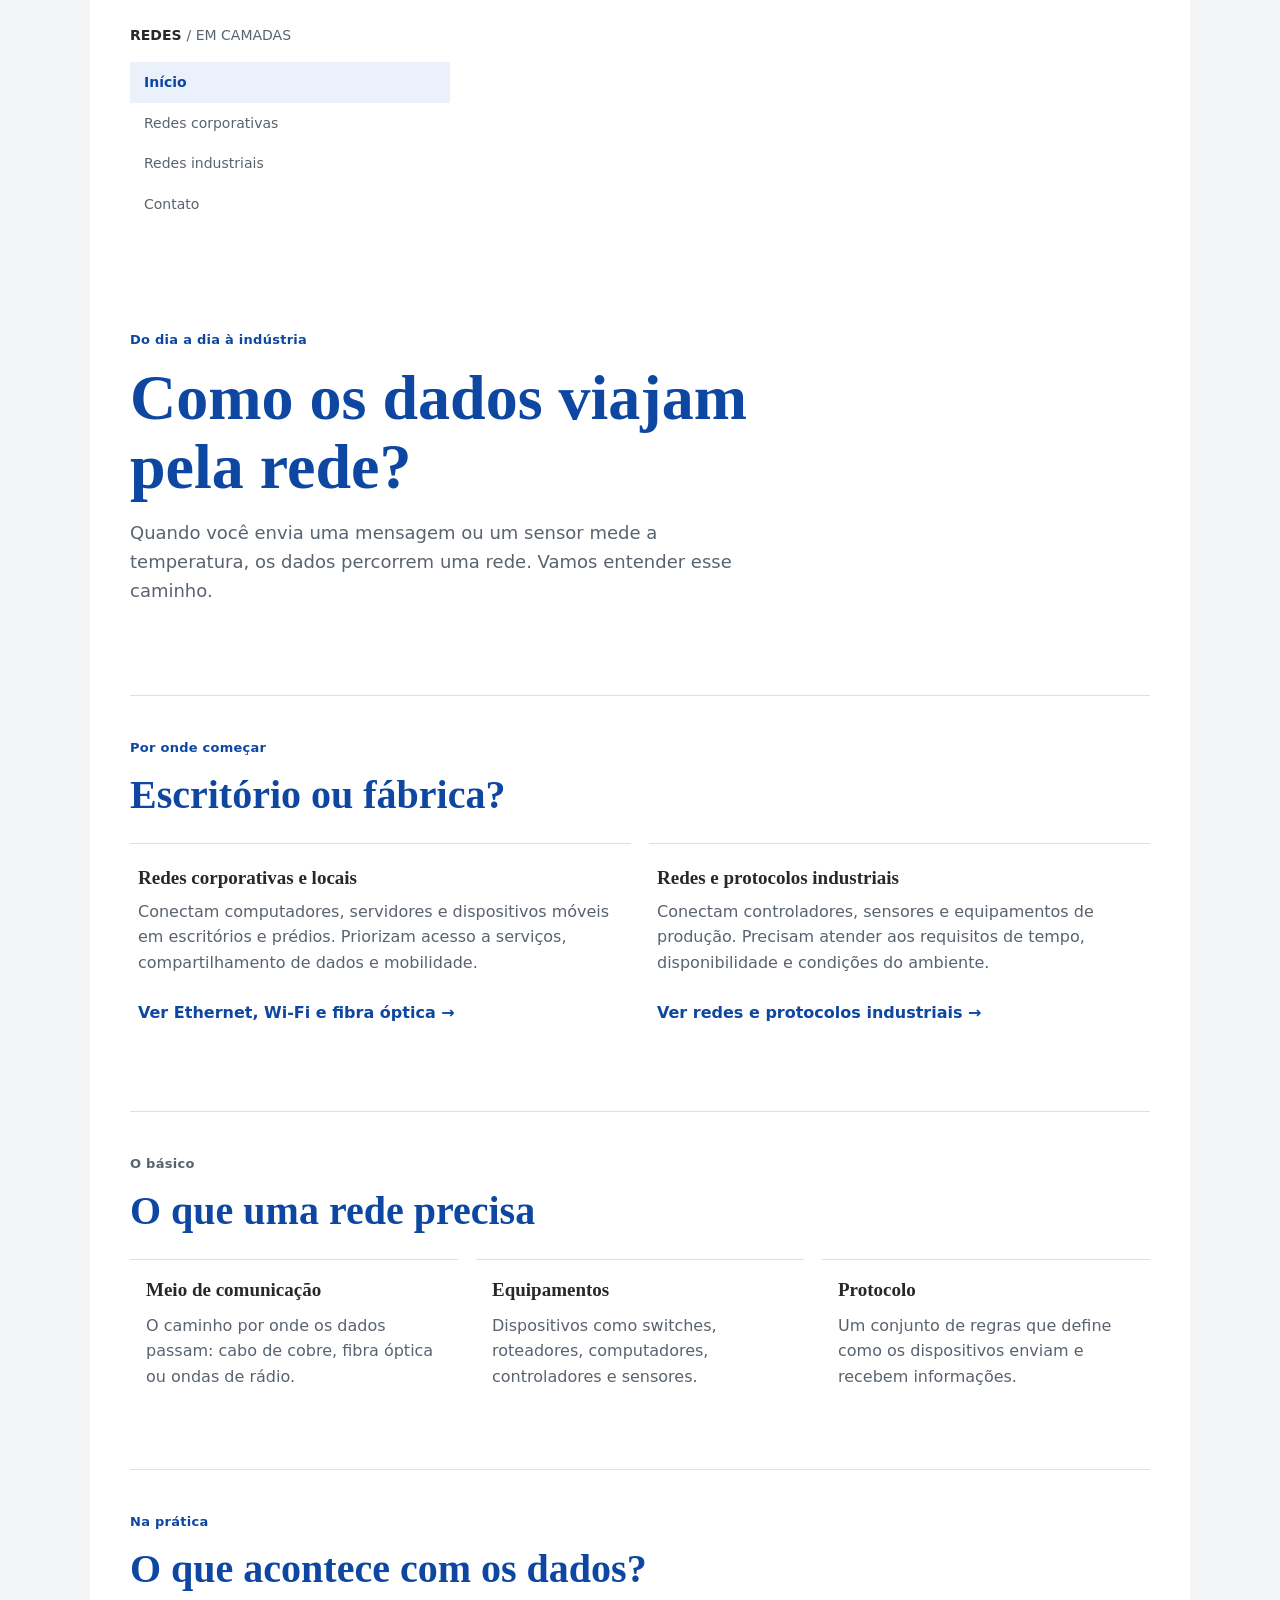
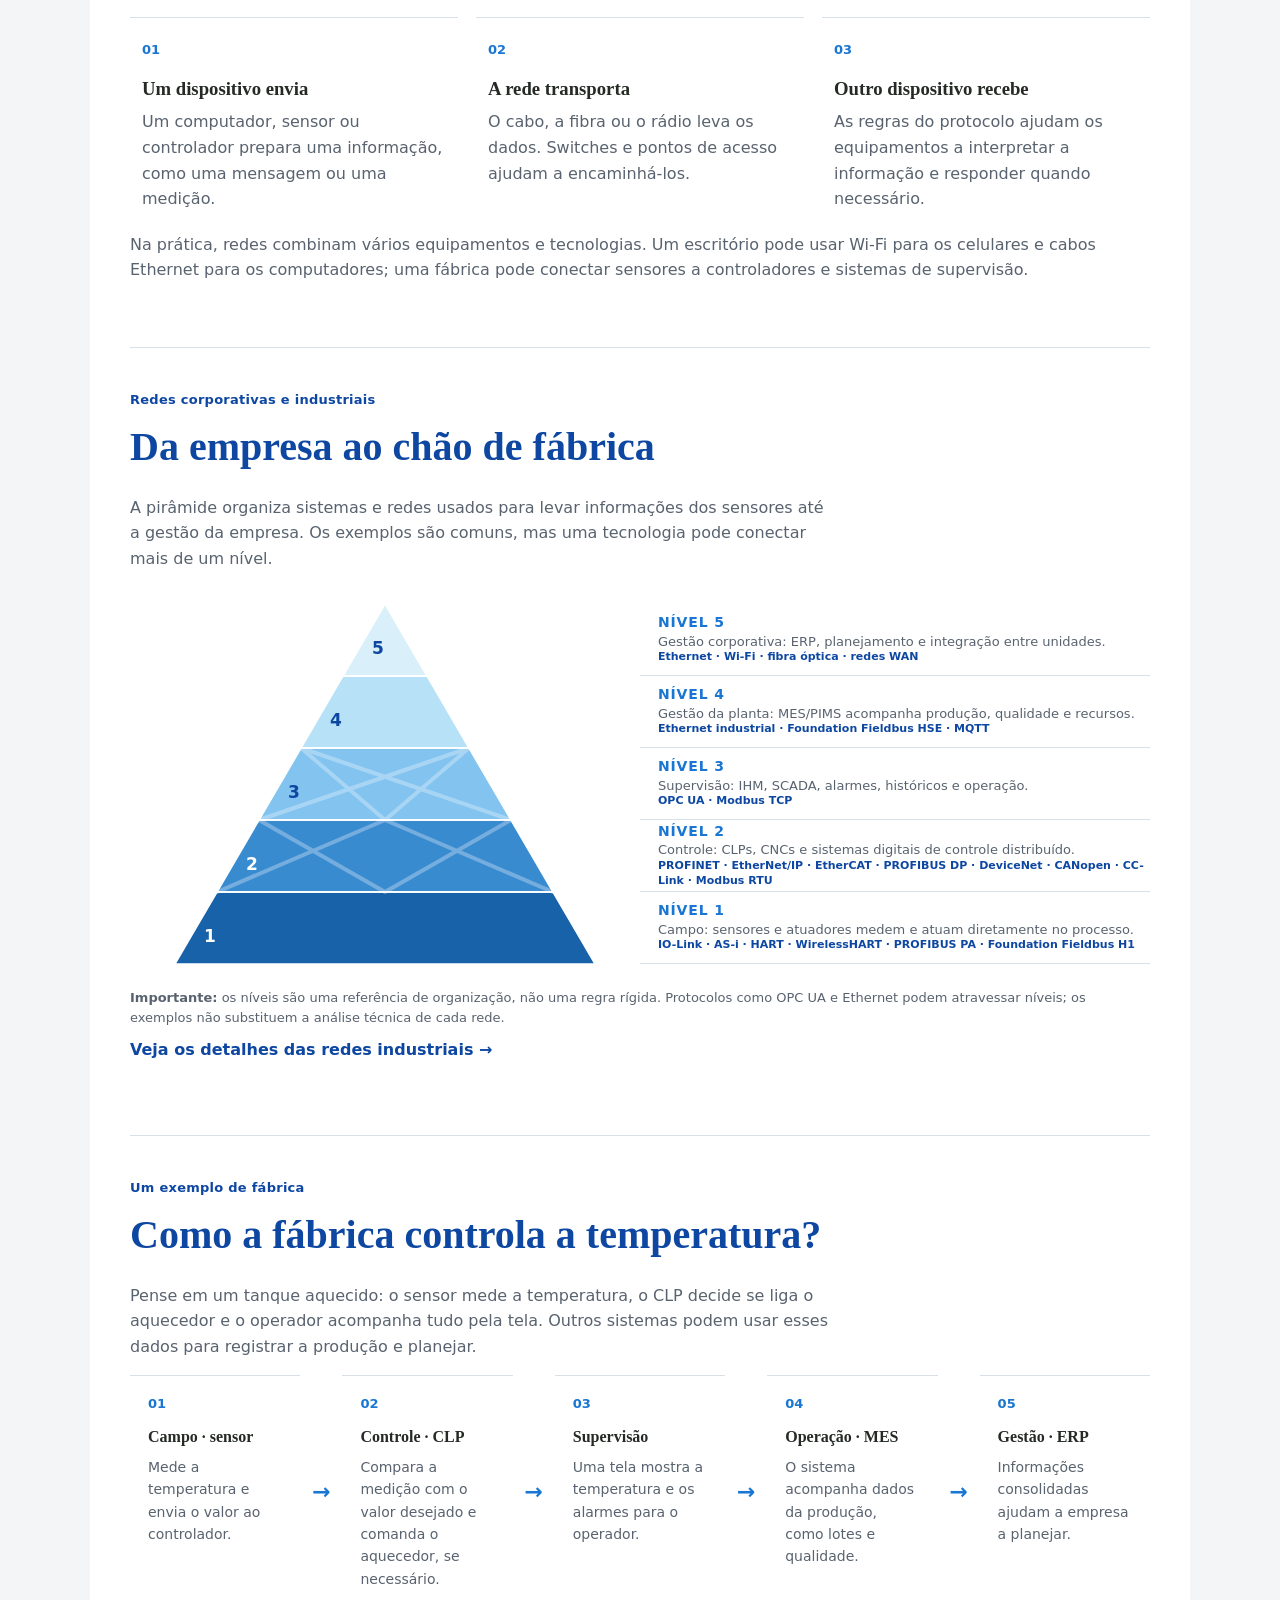
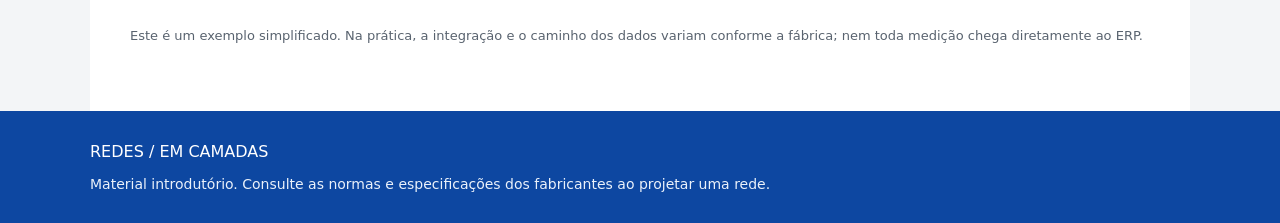
<file: index.html>
<!DOCTYPE html>
<html lang="pt-BR">
<head>
    <meta charset="UTF-8">
    <meta name="viewport" content="width=device-width, initial-scale=1.0">
    <meta name="description" content="Uma introdução simples às redes corporativas e industriais.">
    <link rel="stylesheet" href="style.css">
    <title>Redes em camadas | Guia básico</title>
</head>
<body>
    <header class="topo">
        <a class="marca" href="index.html">REDES <span>/ EM CAMADAS</span></a>
        <nav>
            <a href="index.html" aria-current="page">Início</a>
            <a href="corporativas.html">Redes corporativas</a>
            <a href="industriais.html">Redes industriais</a>
            <a href="contato.html">Contato</a>
        </nav>
    </header>

    <main class="conteudo">
        <section class="abertura">
            <p class="rotulo">Do dia a dia à indústria</p>
            <h1>Como os dados <strong>viajam pela rede?</strong></h1>
            <p>Quando você envia uma mensagem ou um sensor mede a temperatura, os dados percorrem uma rede. Vamos entender esse caminho.</p>
        </section>

        <section class="secao" id="assuntos">
            <p class="rotulo">Por onde começar</p>
            <h2>Escritório ou fábrica?</h2>
            <div class="cartoes">
                <article class="cartao">
                    <h3>Redes corporativas e locais</h3>
                    <p>Conectam computadores, servidores e dispositivos móveis em escritórios e prédios. Priorizam acesso a serviços, compartilhamento de dados e mobilidade.</p>
                    <a href="corporativas.html">Ver Ethernet, Wi-Fi e fibra óptica →</a>
                </article>
                <article class="cartao">
                    <h3>Redes e protocolos industriais</h3>
                    <p>Conectam controladores, sensores e equipamentos de produção. Precisam atender aos requisitos de tempo, disponibilidade e condições do ambiente.</p>
                    <a href="industriais.html">Ver redes e protocolos industriais →</a>
                </article>
            </div>
        </section>

        <section class="secao fundamentos">
            <p class="rotulo">O básico</p>
            <h2>O que uma rede precisa</h2>
            <div class="cartoes">
                <article>
                    <h3>Meio de comunicação</h3>
                    <p>O caminho por onde os dados passam: cabo de cobre, fibra óptica ou ondas de rádio.</p>
                </article>
                <article>
                    <h3>Equipamentos</h3>
                    <p>Dispositivos como switches, roteadores, computadores, controladores e sensores.</p>
                </article>
                <article>
                    <h3>Protocolo</h3>
                    <p>Um conjunto de regras que define como os dispositivos enviam e recebem informações.</p>
                </article>
            </div>
        </section>

        <section class="secao">
            <p class="rotulo">Na prática</p>
            <h2>O que acontece com os dados?</h2>
            <div class="passos">
                <article class="passo">
                    <span>01</span>
                    <h3>Um dispositivo envia</h3>
                    <p>Um computador, sensor ou controlador prepara uma informação, como uma mensagem ou uma medição.</p>
                </article>
                <article class="passo">
                    <span>02</span>
                    <h3>A rede transporta</h3>
                    <p>O cabo, a fibra ou o rádio leva os dados. Switches e pontos de acesso ajudam a encaminhá-los.</p>
                </article>
                <article class="passo">
                    <span>03</span>
                    <h3>Outro dispositivo recebe</h3>
                    <p>As regras do protocolo ajudam os equipamentos a interpretar a informação e responder quando necessário.</p>
                </article>
            </div>
            <p class="texto-apoio">Na prática, redes combinam vários equipamentos e tecnologias. Um escritório pode usar Wi-Fi para os celulares e cabos Ethernet para os computadores; uma fábrica pode conectar sensores a controladores e sistemas de supervisão.</p>
        </section>

        <section class="secao secao-piramide">
            <p class="rotulo">Redes corporativas e industriais</p>
            <h2>Da empresa ao chão de fábrica</h2>
            <p class="introducao-piramide">A pirâmide organiza sistemas e redes usados para levar informações dos sensores até a gestão da empresa. Os exemplos são comuns, mas uma tecnologia pode conectar mais de um nível.</p>
            <div class="piramide-industrial">
                <img class="diagrama-piramide" src="assets/photos/piramide-automacao.svg" alt="Pirâmide da automação com cinco níveis, do campo à gestão corporativa">
                <ol class="niveis-piramide">
                    <li>
                        <h3>Nível 5</h3>
                        <p>Gestão corporativa: ERP, planejamento e integração entre unidades.</p>
                        <p class="exemplos-nivel">Ethernet · Wi-Fi · fibra óptica · redes WAN</p>
                    </li>
                    <li>
                        <h3>Nível 4</h3>
                        <p>Gestão da planta: MES/PIMS acompanha produção, qualidade e recursos.</p>
                        <p class="exemplos-nivel">Ethernet industrial · Foundation Fieldbus HSE · MQTT</p>
                    </li>
                    <li>
                        <h3>Nível 3</h3>
                        <p>Supervisão: IHM, SCADA, alarmes, históricos e operação.</p>
                        <p class="exemplos-nivel">OPC UA · Modbus TCP</p>
                    </li>
                    <li>
                        <h3>Nível 2</h3>
                        <p>Controle: CLPs, CNCs e sistemas digitais de controle distribuído.</p>
                        <p class="exemplos-nivel">PROFINET · EtherNet/IP · EtherCAT · PROFIBUS DP · DeviceNet · CANopen · CC-Link · Modbus RTU</p>
                    </li>
                    <li>
                        <h3>Nível 1</h3>
                        <p>Campo: sensores e atuadores medem e atuam diretamente no processo.</p>
                        <p class="exemplos-nivel">IO-Link · AS-i · HART · WirelessHART · PROFIBUS PA · Foundation Fieldbus H1</p>
                    </li>
                </ol>
            </div>
            <p class="nota-piramide"><strong>Importante:</strong> os níveis são uma referência de organização, não uma regra rígida. Protocolos como OPC UA e Ethernet podem atravessar níveis; os exemplos não substituem a análise técnica de cada rede.</p>
            <a class="link-piramide" href="industriais.html">Veja os detalhes das redes industriais →</a>
        </section>

        <section class="secao exemplo-automacao">
            <p class="rotulo">Um exemplo de fábrica</p>
            <h2>Como a fábrica controla a temperatura?</h2>
            <p class="introducao-exemplo">Pense em um tanque aquecido: o sensor mede a temperatura, o CLP decide se liga o aquecedor e o operador acompanha tudo pela tela. Outros sistemas podem usar esses dados para registrar a produção e planejar.</p>
            <div class="fluxo-automacao" aria-label="Etapas do controle de temperatura na fábrica">
                <article class="etapa-automacao">
                    <span class="numero-etapa">01</span>
                    <h3>Campo · sensor</h3>
                    <p>Mede a temperatura e envia o valor ao controlador.</p>
                </article>
                <span class="seta-fluxo" aria-hidden="true">→</span>
                <article class="etapa-automacao">
                    <span class="numero-etapa">02</span>
                    <h3>Controle · CLP</h3>
                    <p>Compara a medição com o valor desejado e comanda o aquecedor, se necessário.</p>
                </article>
                <span class="seta-fluxo" aria-hidden="true">→</span>
                <article class="etapa-automacao">
                    <span class="numero-etapa">03</span>
                    <h3>Supervisão</h3>
                    <p>Uma tela mostra a temperatura e os alarmes para o operador.</p>
                </article>
                <span class="seta-fluxo" aria-hidden="true">→</span>
                <article class="etapa-automacao">
                    <span class="numero-etapa">04</span>
                    <h3>Operação · MES</h3>
                    <p>O sistema acompanha dados da produção, como lotes e qualidade.</p>
                </article>
                <span class="seta-fluxo" aria-hidden="true">→</span>
                <article class="etapa-automacao">
                    <span class="numero-etapa">05</span>
                    <h3>Gestão · ERP</h3>
                    <p>Informações consolidadas ajudam a empresa a planejar.</p>
                </article>
            </div>
            <p class="nota-exemplo">Este é um exemplo simplificado. Na prática, a integração e o caminho dos dados variam conforme a fábrica; nem toda medição chega diretamente ao ERP.</p>
        </section>
    </main>

    <footer>
        <p>REDES / EM CAMADAS</p>
        <p>Material introdutório. Consulte as normas e especificações dos fabricantes ao projetar uma rede.</p>
    </footer>
</body>
</html>
</file>
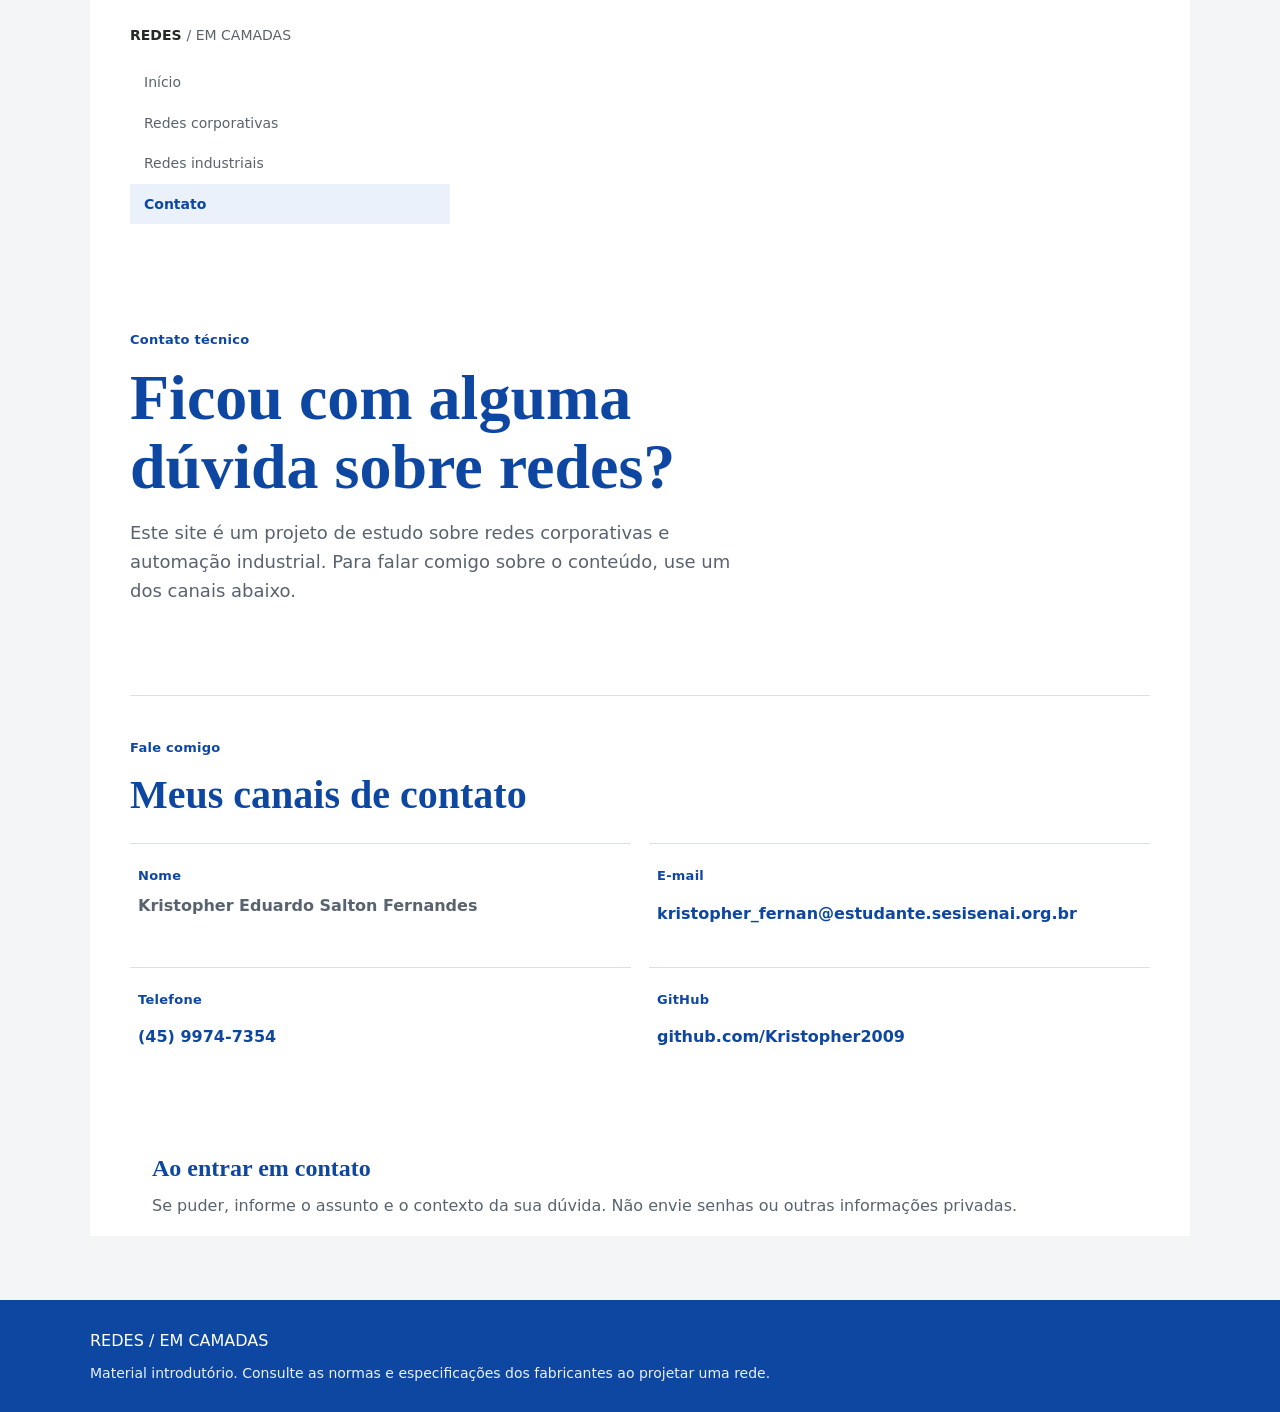
<file: contato.html>
<!DOCTYPE html>
<html lang="pt-BR">
<head>
    <meta charset="UTF-8">
    <meta name="viewport" content="width=device-width, initial-scale=1.0">
    <meta name="description" content="Entre em contato com Kristopher Eduardo Salton Fernandes.">
    <link rel="stylesheet" href="style.css">
    <title>Contato | Redes em camadas</title>
</head>
<body>
    <header class="topo">
        <a class="marca" href="index.html">REDES <span>/ EM CAMADAS</span></a>
        <nav>
            <a href="index.html">Início</a>
            <a href="corporativas.html">Redes corporativas</a>
            <a href="industriais.html">Redes industriais</a>
            <a href="contato.html" aria-current="page">Contato</a>
        </nav>
    </header>

    <main class="conteudo">
        <section class="abertura">
            <p class="rotulo">Contato técnico</p>
            <h1>Ficou com alguma dúvida <strong>sobre redes?</strong></h1>
            <p>Este site é um projeto de estudo sobre redes corporativas e automação industrial. Para falar comigo sobre o conteúdo, use um dos canais abaixo.</p>
        </section>

        <section class="secao">
            <p class="rotulo">Fale comigo</p>
            <h2>Meus canais de contato</h2>
            <div class="cartoes contato-cartoes">
                <article class="cartao contato-cartao">
                    <p class="rotulo">Nome</p>
                    <p class="contato-valor">Kristopher Eduardo Salton Fernandes</p>
                </article>
                <article class="cartao contato-cartao">
                    <p class="rotulo">E-mail</p>
                    <a class="contato-link" href="mailto:kristopher_fernan@estudante.sesisenai.org.br">kristopher_fernan@estudante.sesisenai.org.br</a>
                </article>
                <article class="cartao contato-cartao">
                    <p class="rotulo">Telefone</p>
                    <a class="contato-link" href="tel:+554599747354">(45) 9974-7354</a>
                </article>
                <article class="cartao contato-cartao">
                    <p class="rotulo">GitHub</p>
                    <a class="contato-link" href="https://github.com/Kristopher2009" target="_blank" rel="noopener noreferrer">github.com/Kristopher2009</a>
                </article>
            </div>
        </section>

        <section class="nota">
            <h2>Ao entrar em contato</h2>
            <p>Se puder, informe o assunto e o contexto da sua dúvida. Não envie senhas ou outras informações privadas.</p>
        </section>
    </main>

    <footer>
        <p>REDES / EM CAMADAS</p>
        <p>Material introdutório. Consulte as normas e especificações dos fabricantes ao projetar uma rede.</p>
    </footer>
</body>
</html>
</file>
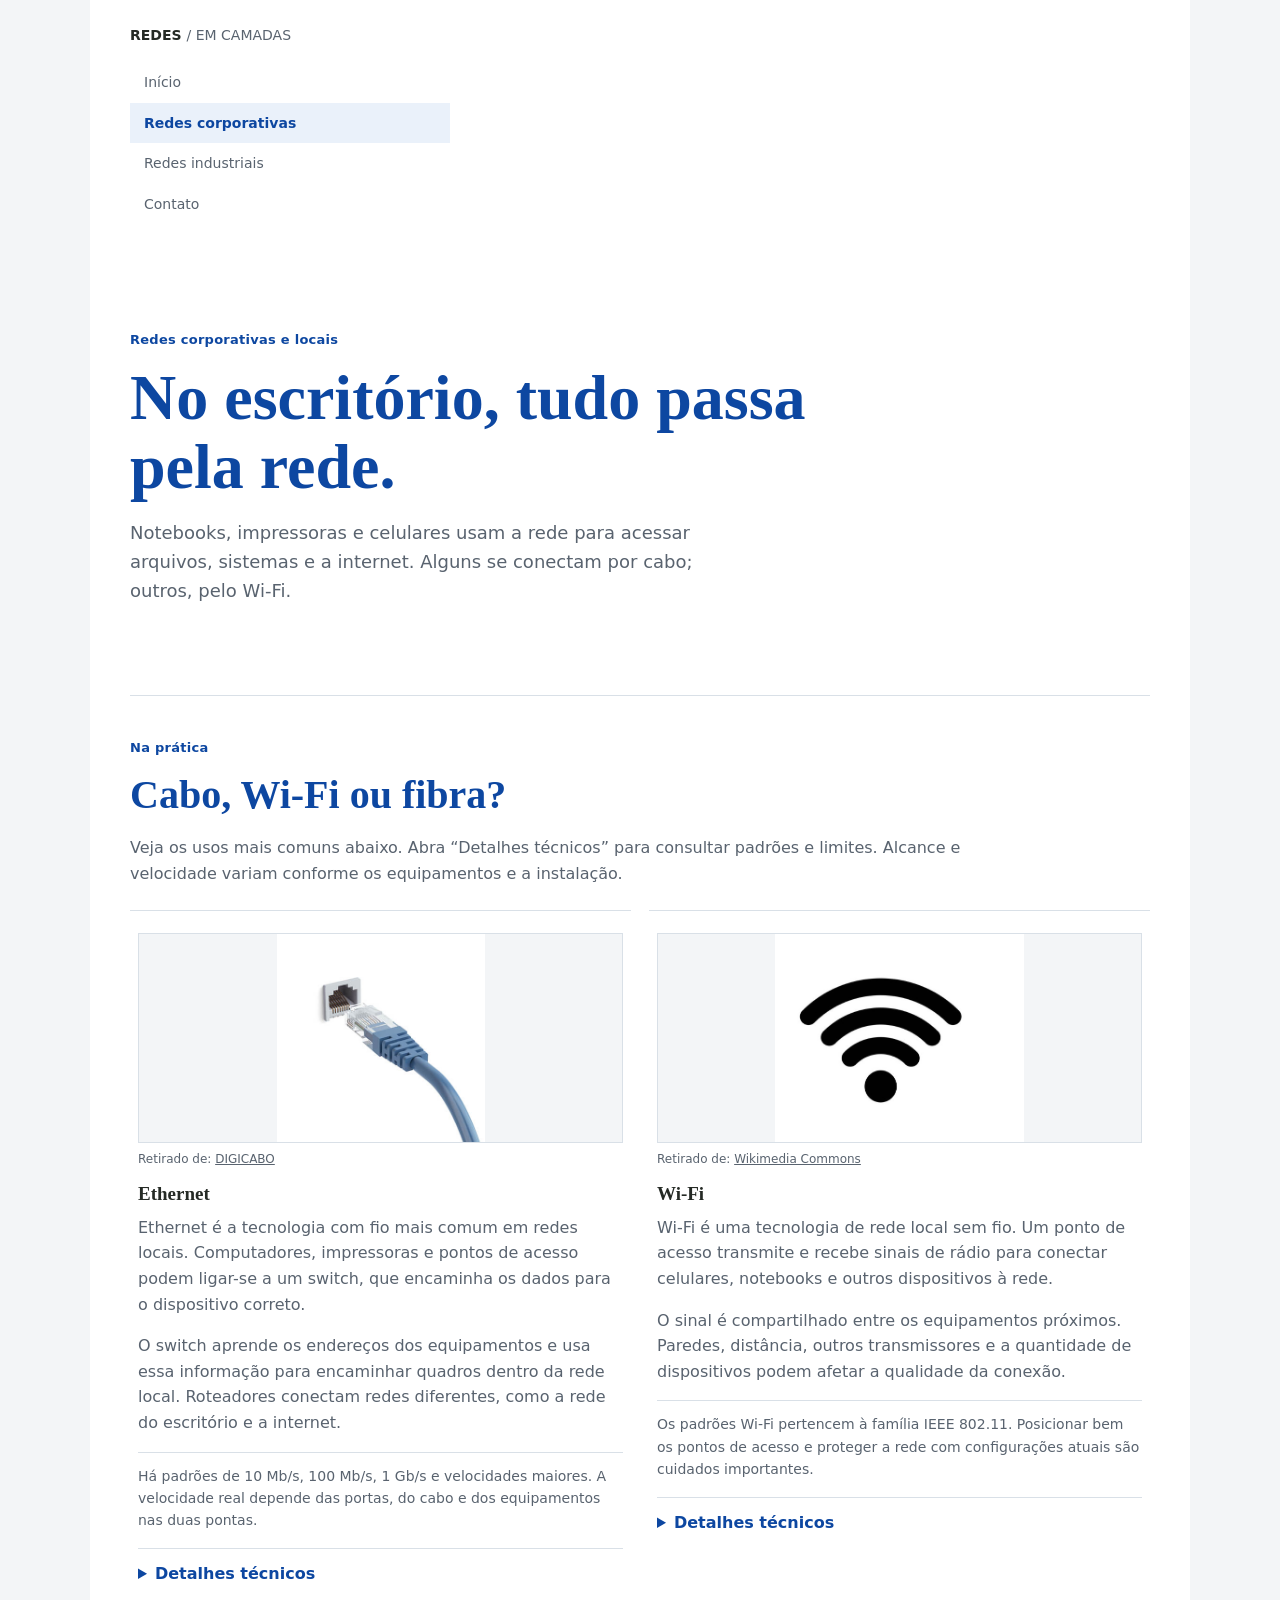
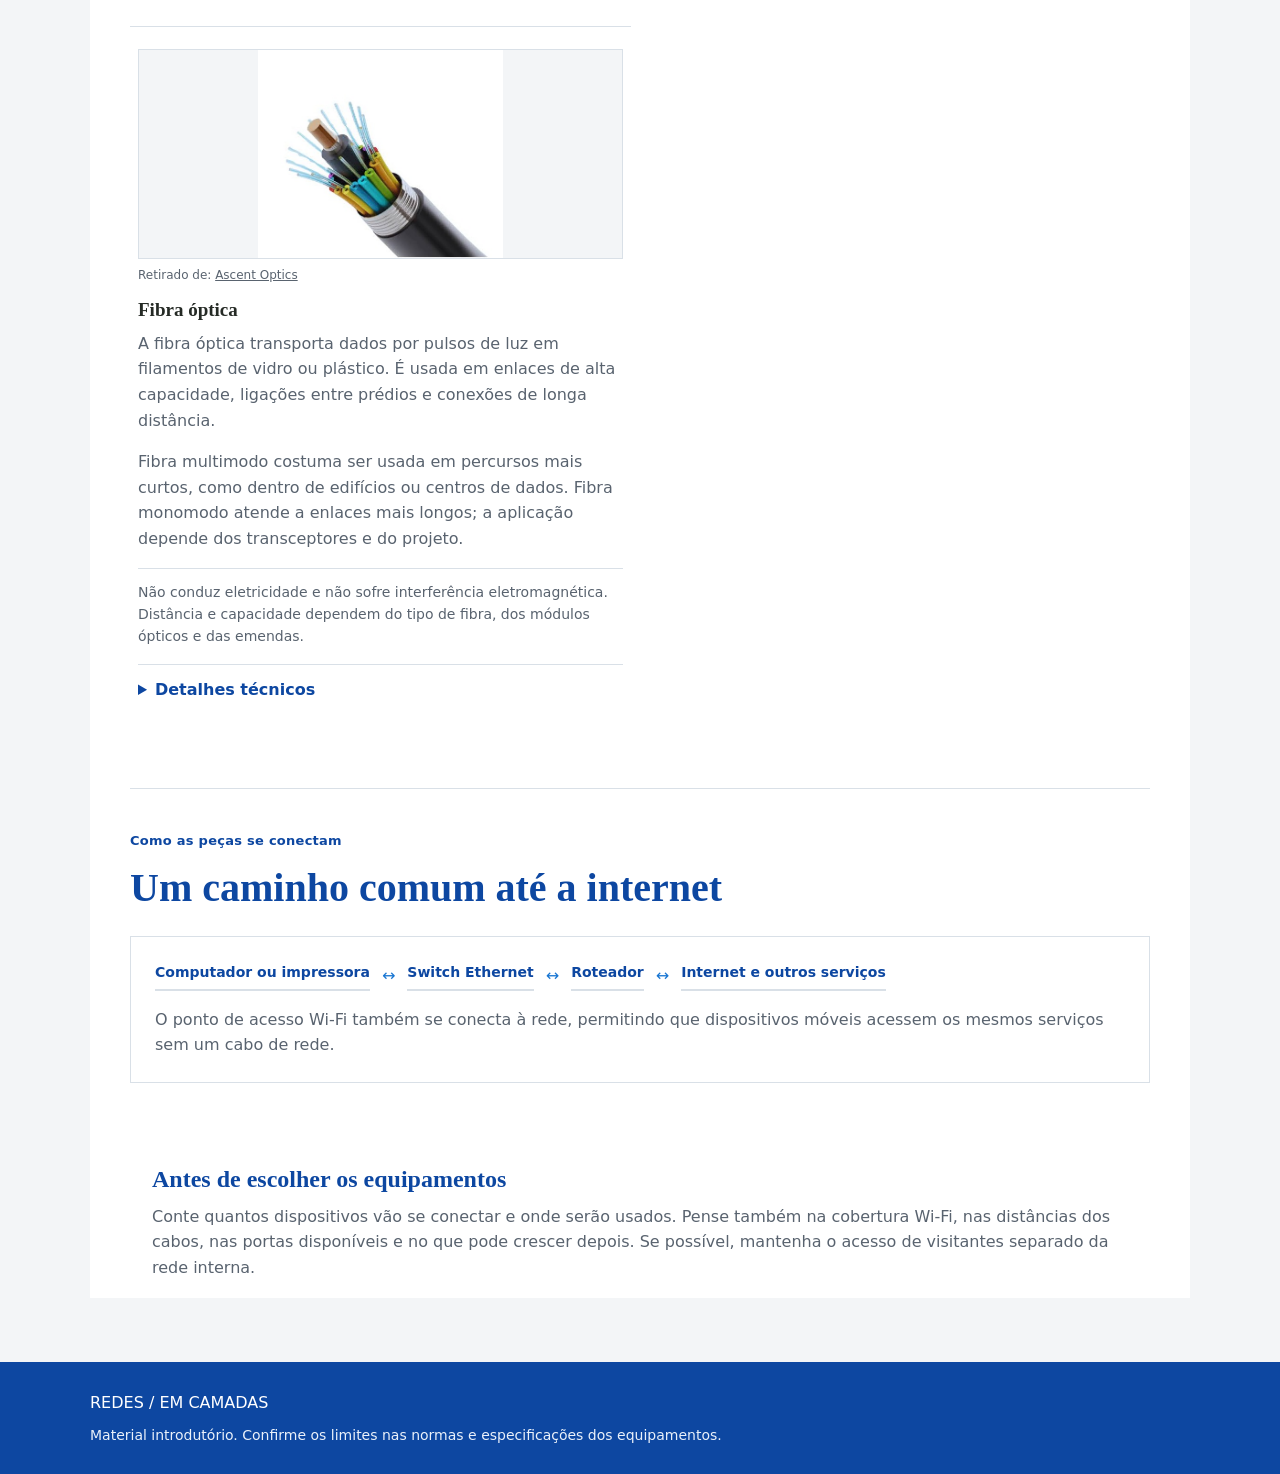
<file: corporativas.html>
<!DOCTYPE html>
<html lang="pt-BR">
<head>
    <meta charset="UTF-8">
    <meta name="viewport" content="width=device-width, initial-scale=1.0">
    <meta name="description" content="Conheça Ethernet, Wi-Fi e fibra óptica em redes corporativas.">
    <link rel="stylesheet" href="style.css">
    <title>Redes corporativas | Redes em camadas</title>
</head>
<body>
    <header class="topo">
        <a class="marca" href="index.html">REDES <span>/ EM CAMADAS</span></a>
        <nav>
            <a href="index.html">Início</a>
            <a href="corporativas.html" aria-current="page">Redes corporativas</a>
            <a href="industriais.html">Redes industriais</a>
            <a href="contato.html">Contato</a>
        </nav>
    </header>

    <main class="conteudo">
        <section class="abertura">
            <p class="rotulo">Redes corporativas e locais</p>
            <h1>No escritório, tudo passa <strong>pela rede.</strong></h1>
            <p>Notebooks, impressoras e celulares usam a rede para acessar arquivos, sistemas e a internet. Alguns se conectam por cabo; outros, pelo Wi-Fi.</p>
        </section>

        <section class="secao">
            <p class="rotulo">Na prática</p>
            <h2>Cabo, Wi-Fi ou fibra?</h2>
            <p class="apoio-tecnico">Veja os usos mais comuns abaixo. Abra “Detalhes técnicos” para consultar padrões e limites. Alcance e velocidade variam conforme os equipamentos e a instalação.</p>
            <div class="lista">
                <article class="item">
                    <img class="imagem-rede" src="fotos%20site/ethernet.png" alt="Imagem ilustrativa de Ethernet" loading="lazy" decoding="async">
                    <p class="fonte-imagem">Retirado de: <a href="https://cabos-eletricos.digicabo.com.br/cabos-de-internet/cabo-conexao-internet/loja-de-cabo-internet-jacarei" target="_blank" rel="noopener noreferrer">DIGICABO</a></p>
                    <h3>Ethernet</h3>
                    <p>Ethernet é a tecnologia com fio mais comum em redes locais. Computadores, impressoras e pontos de acesso podem ligar-se a um switch, que encaminha os dados para o dispositivo correto.</p>
                    <p>O switch aprende os endereços dos equipamentos e usa essa informação para encaminhar quadros dentro da rede local. Roteadores conectam redes diferentes, como a rede do escritório e a internet.</p>
                    <p class="dado">Há padrões de 10 Mb/s, 100 Mb/s, 1 Gb/s e velocidades maiores. A velocidade real depende das portas, do cabo e dos equipamentos nas duas pontas.</p>
                    <details class="detalhes-tecnicos">
                        <summary>Detalhes técnicos</summary>
                        <dl>
                            <div><dt>Cabeamento</dt><dd>Par trançado: Cat5e (até 1 Gb/s em 100 m), Cat6 (10 Gb/s até 55 m), Cat6A (10 Gb/s em 100 m) e Cat8 (25/40 Gb/s até 30 m). Também pode usar fibra; coaxial (10BASE5/10BASE2) aparece em padrões legados. Conectores: RJ45, SFP/SFP+, M12 D-coded (100 Mb/s), M12 X-coded (10 Gb/s) e RJ45 industrial push-pull. Topologias atuais incluem estrela e árvore; anéis podem usar RSTP ou MRP; barramento é legado coaxial.</dd></div>
                            <div><dt>Sinais elétricos</dt><dd>10BASE-T usa Manchester; 100BASE-TX, 4B5B e MLT-3; 1000BASE-T, PAM-5; e 10GBASE-T, PAM-16. O sinal é diferencial e balanceado, com transformadores de isolamento citados em cerca de 1500 Vrms. PoE: 802.3af (15,4 W), 802.3at (30 W) e 802.3bt (aproximadamente 60–90 W). Torção, blindagem F/UTP ou S/FTP e aterramento correto ajudam contra EMI; fibra elimina esse tipo de interferência.</dd></div>
                            <div><dt>Comunicação</dt><dd>CSMA/CD com detecção e backoff exponencial é associado a meios compartilhados half-duplex; em switches full-duplex modernos não há colisões. O quadro inclui preâmbulo (7 bytes), SFD, MAC de destino/origem, EtherType/Length, dados (46–1500 bytes) e FCS CRC-32. VLAN 802.1Q acrescenta 4 bytes.</dd></div>
                            <div><dt>Desempenho</dt><dd>Há taxas de 10 Mb/s até 400 Gb/s. O limite usual de um segmento de cobre é 100 m (90 m de cabeamento permanente e até 10 m de cordões). Ethernet básica não garante tempo determinístico; QoS e TSN (IEEE 802.1) podem melhorar o tratamento de tráfego sensível ao tempo.</dd></div>
                        </dl>
                    </details>
                </article>
                <article class="item">
                    <img class="imagem-rede" src="fotos%20site/wifi.jpg" alt="Imagem ilustrativa de Wi-Fi" loading="lazy" decoding="async">
                    <p class="fonte-imagem">Retirado de: <a href="https://commons.wikimedia.org/wiki/File:WiFi_icon.svg" target="_blank" rel="noopener noreferrer">Wikimedia Commons</a></p>
                    <h3>Wi-Fi</h3>
                    <p>Wi-Fi é uma tecnologia de rede local sem fio. Um ponto de acesso transmite e recebe sinais de rádio para conectar celulares, notebooks e outros dispositivos à rede.</p>
                    <p>O sinal é compartilhado entre os equipamentos próximos. Paredes, distância, outros transmissores e a quantidade de dispositivos podem afetar a qualidade da conexão.</p>
                    <p class="dado">Os padrões Wi-Fi pertencem à família IEEE 802.11. Posicionar bem os pontos de acesso e proteger a rede com configurações atuais são cuidados importantes.</p>
                    <details class="detalhes-tecnicos">
                        <summary>Detalhes técnicos</summary>
                        <dl>
                            <div><dt>Cabeamento</dt><dd>O enlace com os clientes usa rádio em 2,4, 5 ou 6 GHz (Wi-Fi 6E/7); o 802.11ah também prevê sub-1 GHz. O ponto de acesso liga-se à rede cabeada, geralmente por RJ45 e pode receber PoE. Há redes de infraestrutura (BSS/ESS), ad hoc, Wi-Fi Direct e malha 802.11s; antenas podem usar SMA/RP-SMA ou N-type.</dd></div>
                            <div><dt>Sinais elétricos</dt><dd>As técnicas incluem DSSS/CCK, OFDM e OFDMA, com MIMO/MU-MIMO. As modulações vão de BPSK até 1024-QAM no Wi-Fi 6 e 4096-QAM no Wi-Fi 7; canais podem ter de 20 a 320 MHz. O ponto de acesso costuma usar PoE; clientes usam bateria ou fonte própria. WPA2/WPA3 protegem a comunicação, que também sofre com interferência e obstáculos; áreas classificadas exigem equipamentos certificados.</dd></div>
                            <div><dt>Comunicação</dt><dd>CSMA/CA escuta o canal, aguarda um intervalo aleatório e usa confirmações ACK; RTS/CTS é opcional. EDCA/HCF oferece QoS; no 802.11ax, OFDMA permite escalonamento pelo ponto de acesso. O quadro inclui controle, duração, até quatro endereços MAC, sequência, QoS, dados (até 2304 bytes, ou mais com agregação A-MSDU/A-MPDU) e FCS CRC-32.</dd></div>
                            <div><dt>Desempenho</dt><dd>Taxas teóricas citadas: 11 Mb/s (802.11b), 54 Mb/s (a/g), 600 Mb/s (n), 6,9 Gb/s (ac), 9,6 Gb/s (ax) e cerca de 46 Gb/s (be). O alcance típico é de 30 a 100 m em ambientes internos e pode chegar a centenas de metros ao ar livre com visada. Contenção e interferência tornam o Wi-Fi não determinístico; é indicado para Supervisão/Integração não críticas, como tablets, IHMs móveis, coletores, AGVs e IIoT.</dd></div>
                        </dl>
                    </details>
                </article>
                <article class="item">
                    <img class="imagem-rede" src="fotos%20site/fibra%20optca.jpg" alt="Imagem ilustrativa de fibra óptica" loading="lazy" decoding="async">
                    <p class="fonte-imagem">Retirado de: <a href="https://ascentoptics.com/blog/pt/lapp-fiber-optic-cable/" target="_blank" rel="noopener noreferrer">Ascent Optics</a></p>
                    <h3>Fibra óptica</h3>
                    <p>A fibra óptica transporta dados por pulsos de luz em filamentos de vidro ou plástico. É usada em enlaces de alta capacidade, ligações entre prédios e conexões de longa distância.</p>
                    <p>Fibra multimodo costuma ser usada em percursos mais curtos, como dentro de edifícios ou centros de dados. Fibra monomodo atende a enlaces mais longos; a aplicação depende dos transceptores e do projeto.</p>
                    <p class="dado">Não conduz eletricidade e não sofre interferência eletromagnética. Distância e capacidade dependem do tipo de fibra, dos módulos ópticos e das emendas.</p>
                    <details class="detalhes-tecnicos">
                        <summary>Detalhes técnicos</summary>
                        <dl>
                            <div><dt>Cabeamento</dt><dd>Multimodo inclui OM1 (62,5/125 µm) e OM2–OM5 (50/125 µm, normalmente 850 nm); monomodo OS1/OS2 usa núcleo de cerca de 9 µm, normalmente 1310 ou 1550 nm. Conectores: LC, SC, ST, FC, MPO/MTP e, em versões industriais, SC-RJ/M12 óptico. Pode formar enlaces ponto a ponto, estrela, anel ou árvore PON.</dd></div>
                            <div><dt>Sinais elétricos</dt><dd>O transmissor converte dados em pulsos de luz: LED/VCSEL é comum em multimodo e laser DFB em monomodo. Podem ser usados NRZ ou PAM-4 e codificações 8b/10b ou 64b/66b. A fibra não transporta energia elétrica, é imune a EMI/RFI e oferece isolamento galvânico; não gera faísca, observados os limites de potência óptica aplicáveis.</dd></div>
                            <div><dt>Comunicação</dt><dd>A fibra é o meio físico; o protocolo define o acesso e o quadro. Ethernet óptica costuma ser full-duplex ponto a ponto, por duas fibras ou WDM em uma. Em redes PON, usa-se TDM no sentido descendente e TDMA no ascendente; o quadro é o do protocolo transportado, como Ethernet 802.3.</dd></div>
                            <div><dt>Desempenho</dt><dd>As taxas variam de 100 Mb/s a 400 Gb/s ou mais. Exemplos: 1000BASE-SX até 550 m em multimodo; 10GBASE-SR até 300 m (OM3) ou 400 m (OM4); 1000BASE-LX e 10GBASE-LR até 10 km; ER até 40 km e ZR até 80 km em monomodo. A propagação é cerca de 5 µs/km; o determinismo depende do protocolo e dos equipamentos.</dd></div>
                        </dl>
                    </details>
                </article>
            </div>
        </section>

        <section class="secao">
            <p class="rotulo">Como as peças se conectam</p>
            <h2>Um caminho comum até a internet</h2>
            <div class="fluxo">
                <p><strong>Computador ou impressora</strong><span>↔</span><strong>Switch Ethernet</strong><span>↔</span><strong>Roteador</strong><span>↔</span><strong>Internet e outros serviços</strong></p>
                <p>O ponto de acesso Wi-Fi também se conecta à rede, permitindo que dispositivos móveis acessem os mesmos serviços sem um cabo de rede.</p>
            </div>
        </section>

        <section class="nota">
            <h2>Antes de escolher os equipamentos</h2>
            <p>Conte quantos dispositivos vão se conectar e onde serão usados. Pense também na cobertura Wi-Fi, nas distâncias dos cabos, nas portas disponíveis e no que pode crescer depois. Se possível, mantenha o acesso de visitantes separado da rede interna.</p>
        </section>
    </main>

    <footer>
        <p>REDES / EM CAMADAS</p>
        <p>Material introdutório. Confirme os limites nas normas e especificações dos equipamentos.</p>
    </footer>
</body>
</html>
</file>
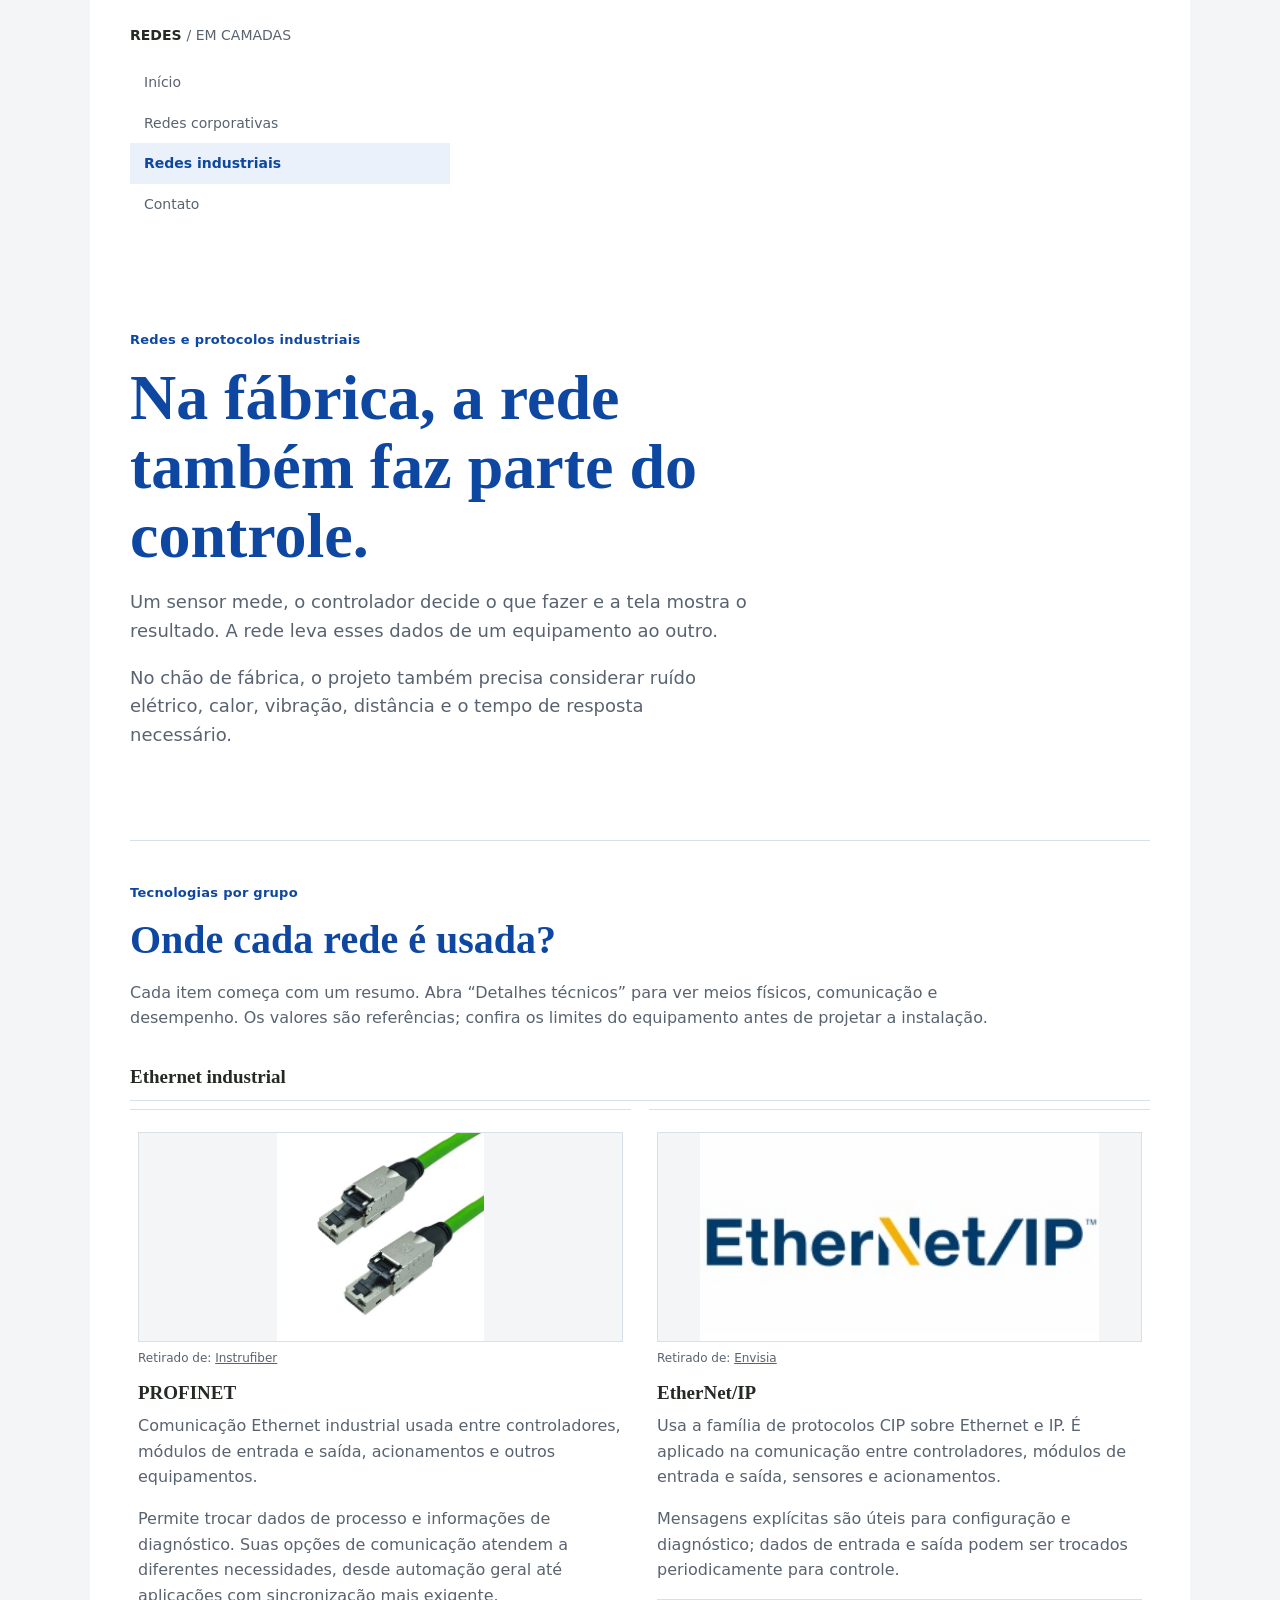
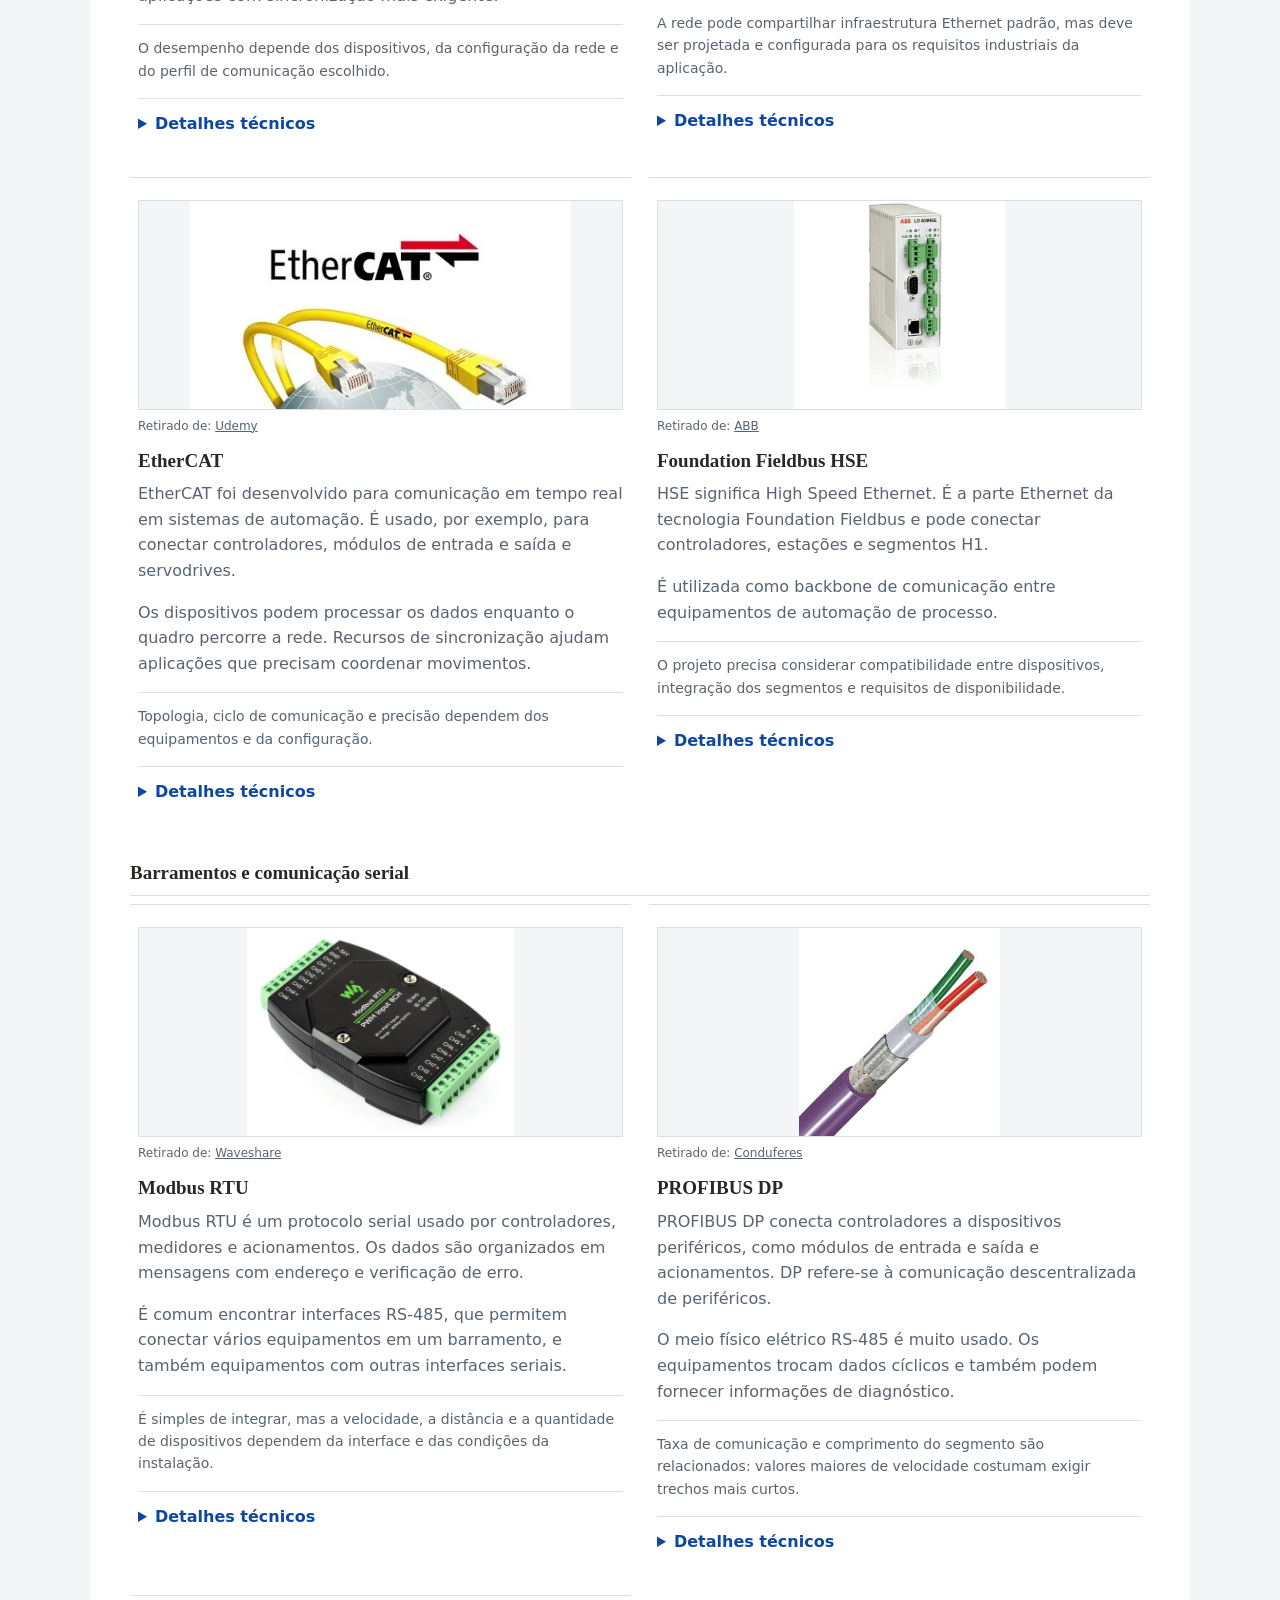
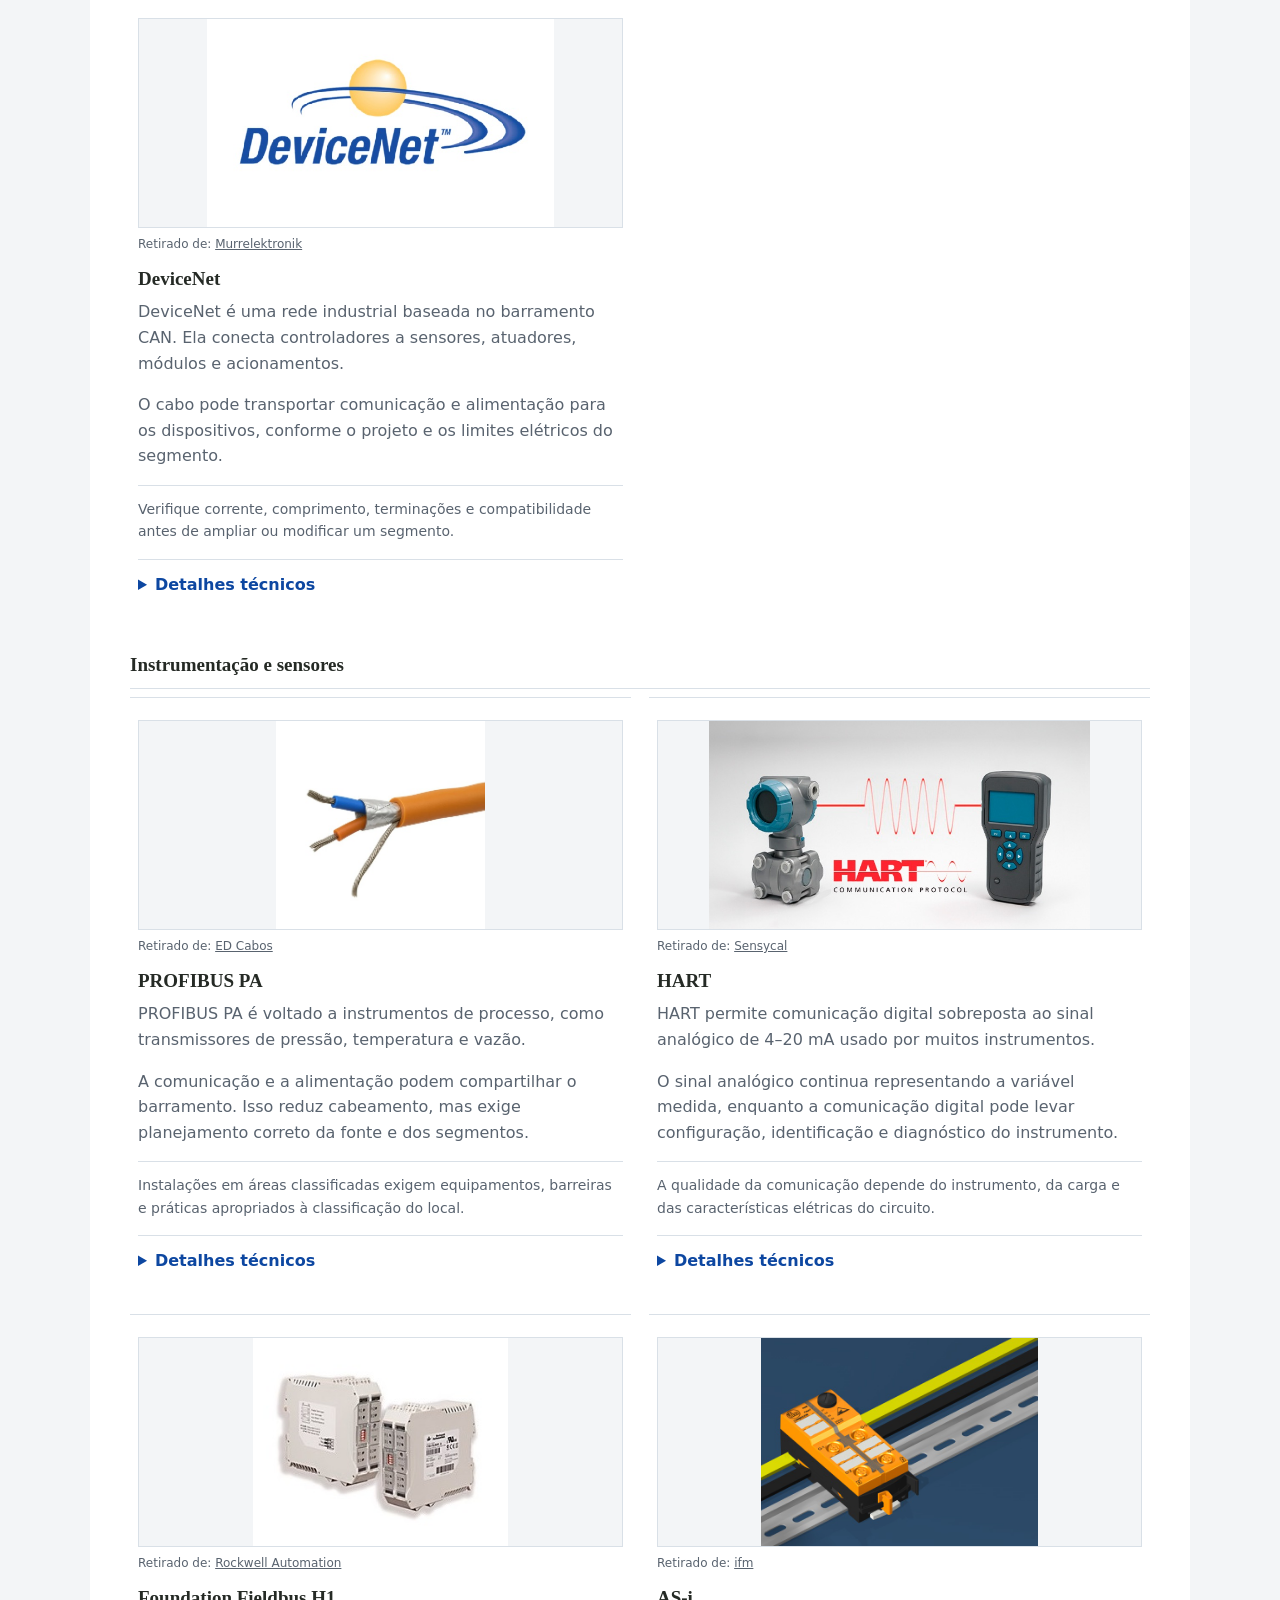
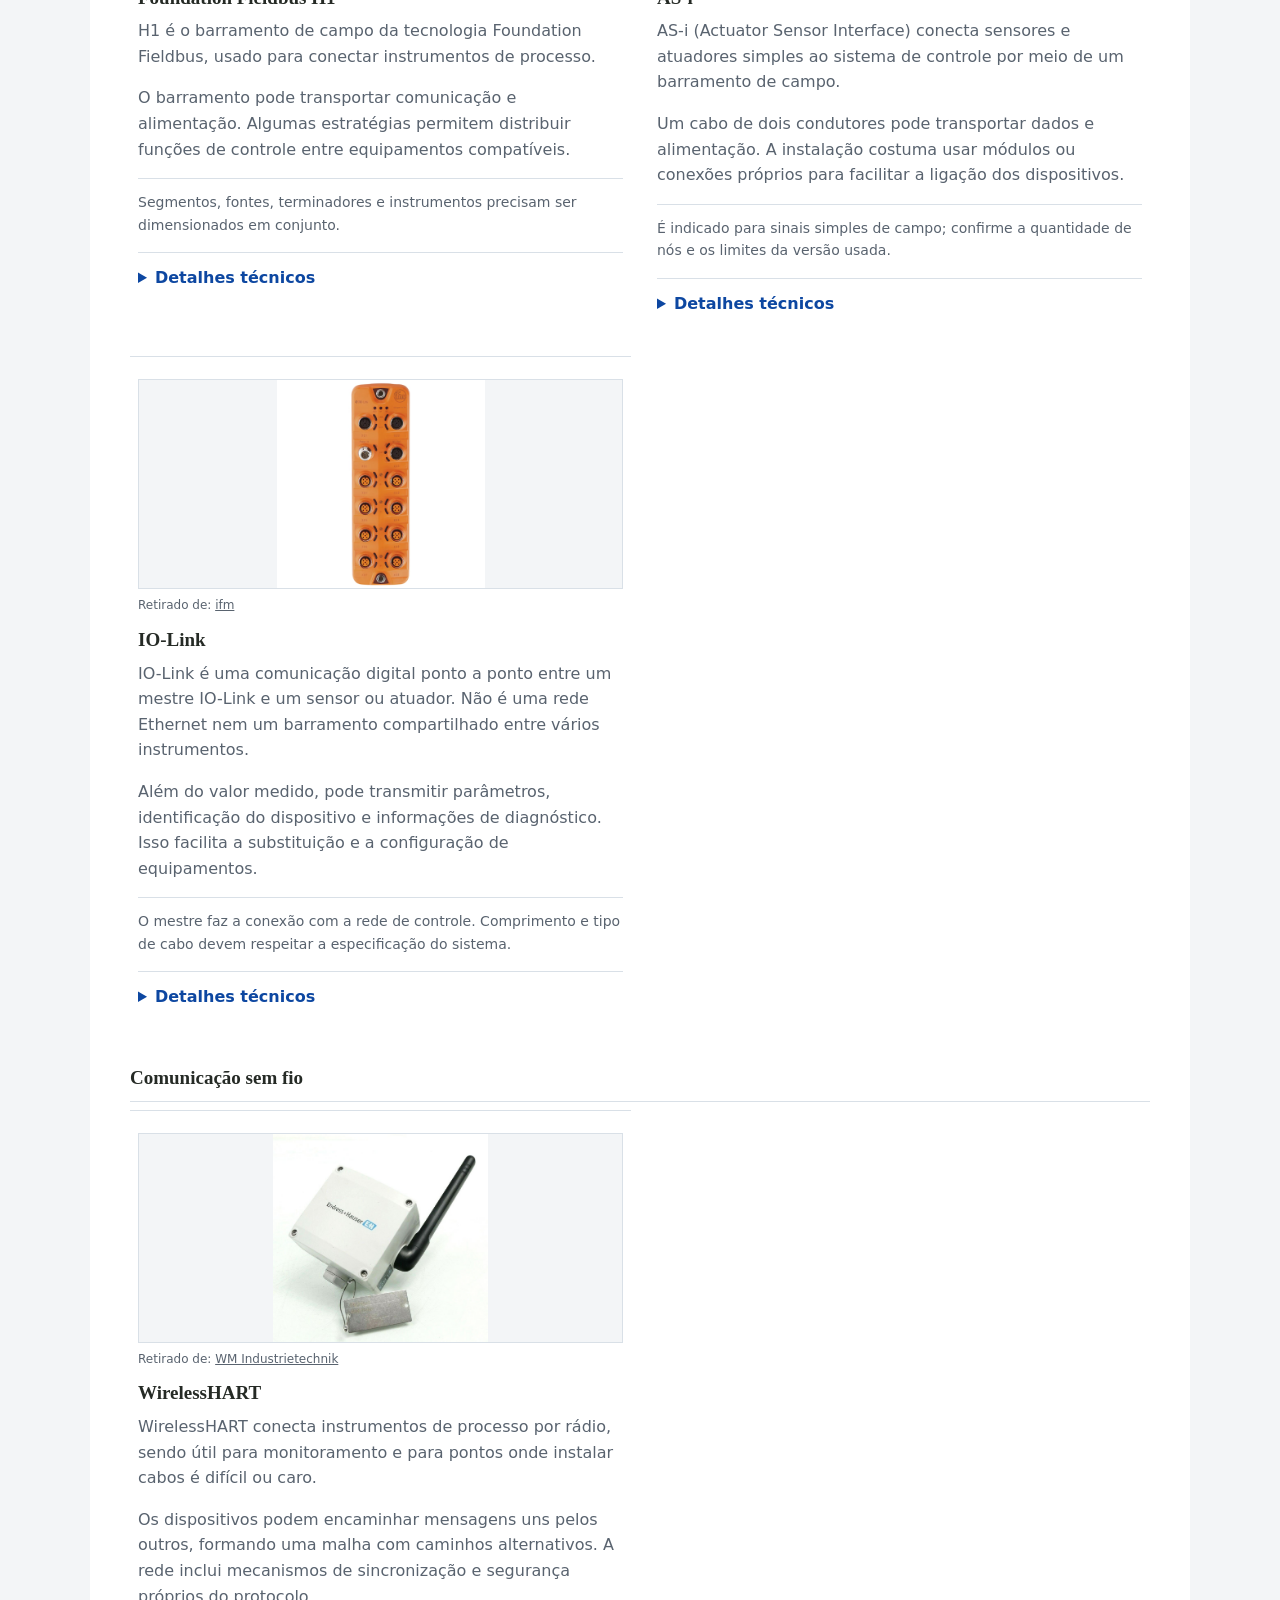
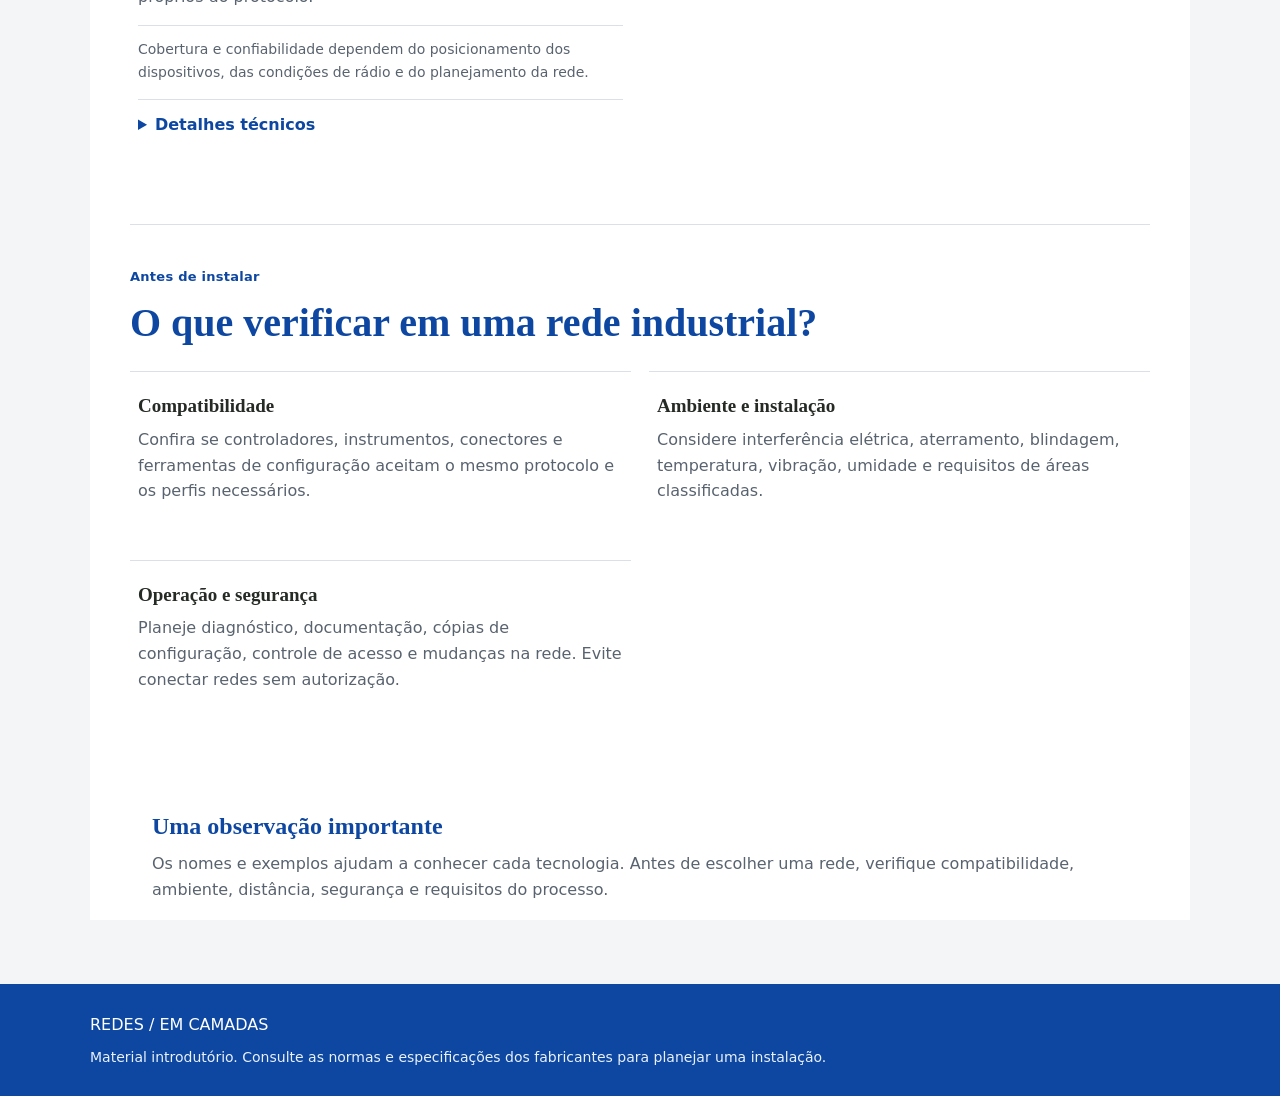
<file: industriais.html>
<!DOCTYPE html>
<html lang="pt-BR">
<head>
    <meta charset="UTF-8">
    <meta name="viewport" content="width=device-width, initial-scale=1.0">
    <meta name="description" content="Conheça protocolos e redes usados na automação industrial.">
    <link rel="stylesheet" href="style.css">
    <title>Redes industriais | Redes em camadas</title>
</head>
<body>
    <header class="topo">
        <a class="marca" href="index.html">REDES <span>/ EM CAMADAS</span></a>
        <nav>
            <a href="index.html">Início</a>
            <a href="corporativas.html">Redes corporativas</a>
            <a href="industriais.html" aria-current="page">Redes industriais</a>
            <a href="contato.html">Contato</a>
        </nav>
    </header>

    <main class="conteudo">
        <section class="abertura">
            <p class="rotulo">Redes e protocolos industriais</p>
            <h1>Na fábrica, a rede também faz parte <strong>do controle.</strong></h1>
            <p>Um sensor mede, o controlador decide o que fazer e a tela mostra o resultado. A rede leva esses dados de um equipamento ao outro.</p>
            <p>No chão de fábrica, o projeto também precisa considerar ruído elétrico, calor, vibração, distância e o tempo de resposta necessário.</p>
        </section>

        <section class="secao">
            <p class="rotulo">Tecnologias por grupo</p>
            <h2>Onde cada rede é usada?</h2>
            <p class="apoio-tecnico">Cada item começa com um resumo. Abra “Detalhes técnicos” para ver meios físicos, comunicação e desempenho. Os valores são referências; confira os limites do equipamento antes de projetar a instalação.</p>

            <div class="grupo">
                <h3>Ethernet industrial</h3>
                <div class="lista">
                    <article class="item">
                        <img class="imagem-rede" src="fotos%20site/profnet.jpg" alt="Imagem ilustrativa de PROFINET" loading="lazy" decoding="async">
                        <p class="fonte-imagem">Retirado de: <a href="https://www.instrufiber.com.br/cabo-profinet-rj45-sf-utp-2prx22awg-verde-instrufiber-654294939d3af" target="_blank" rel="noopener noreferrer">Instrufiber</a></p>
                        <h3>PROFINET</h3>
                        <p>Comunicação Ethernet industrial usada entre controladores, módulos de entrada e saída, acionamentos e outros equipamentos.</p>
                        <p>Permite trocar dados de processo e informações de diagnóstico. Suas opções de comunicação atendem a diferentes necessidades, desde automação geral até aplicações com sincronização mais exigente.</p>
                        <p class="dado">O desempenho depende dos dispositivos, da configuração da rede e do perfil de comunicação escolhido.</p>
                        <details class="detalhes-tecnicos">
                            <summary>Detalhes técnicos</summary>
                            <dl>
                                <div><dt>Cabeamento</dt><dd>Usa Ethernet 100BASE-TX em cabo industrial Cat5e verde, de 4 ou 8 fios; Tipo A, B e C atendem instalações fixas, flexíveis e móveis. Também pode usar fibra (POF, HCS, multimodo/monomodo) ou Wi-Fi. Conectores: RJ45 IP20, push-pull, M12 D-coded IP65/67 e SC-RJ/POF. Topologias: estrela, árvore, linha e anel MRP; PRP é outra opção de redundância.</dd></div>
                                <div><dt>Sinais elétricos</dt><dd>100BASE-TX usa 4B5B e MLT-3 em full-duplex a 100 Mb/s. A alimentação costuma ser separada em 24 Vcc; Ethernet-APL (10BASE-T1L) pode levar dados e energia pelo mesmo par e atender a aplicações Ex. Cabo blindado e aterramento ajudam contra ruído; PROFIsafe atende à segurança funcional.</dd></div>
                                <div><dt>Comunicação</dt><dd>NRT usa TCP/IP para configuração e diagnóstico; RT envia dados priorizados; IRT reserva intervalos sincronizados para tráfego crítico. O modelo envolve I/O Controller, I/O Device e I/O Supervisor; DCP é usado para descoberta. Quadros RT usam EtherType 0x8892 e incluem FrameID, dados cíclicos, APDU Status (CycleCounter, DataStatus e TransferStatus) e FCS CRC-32.</dd></div>
                                <div><dt>Desempenho</dt><dd>Taxas usuais: 100 Mb/s e 1 Gb/s. O cobre permite até 100 m por segmento; a fibra vai de cerca de 2 km em multimodo a dezenas de quilômetros em monomodo. RT costuma operar em ciclos de 1–10 ms; IRT pode partir de 31,25 µs, com jitter abaixo de 1 µs. É usado principalmente em Campo e Controle, integrado à Supervisão.</dd></div>
                            </dl>
                        </details>
                    </article>
                    <article class="item">
                        <img class="imagem-rede" src="fotos%20site/ethernet_ip.jpg" alt="Imagem ilustrativa de EtherNet/IP" loading="lazy" decoding="async">
                        <p class="fonte-imagem">Retirado de: <a href="https://www.envisia.com.br/2022/08/22/conceitos-basicos-do-protocolo-ethernet-ip/" target="_blank" rel="noopener noreferrer">Envisia</a></p>
                        <h3>EtherNet/IP</h3>
                        <p>Usa a família de protocolos CIP sobre Ethernet e IP. É aplicado na comunicação entre controladores, módulos de entrada e saída, sensores e acionamentos.</p>
                        <p>Mensagens explícitas são úteis para configuração e diagnóstico; dados de entrada e saída podem ser trocados periodicamente para controle.</p>
                        <p class="dado">A rede pode compartilhar infraestrutura Ethernet padrão, mas deve ser projetada e configurada para os requisitos industriais da aplicação.</p>
                        <details class="detalhes-tecnicos">
                            <summary>Detalhes técnicos</summary>
                            <dl>
                                <div><dt>Cabeamento</dt><dd>Usa Ethernet padrão em UTP/STP Cat5e ou Cat6 e também fibra. Conectores comuns são RJ45 e M12 D-coded. Topologias incluem estrela, árvore, linha e anel DLR, que permite recuperar falhas em poucos milissegundos.</dd></div>
                                <div><dt>Sinais elétricos</dt><dd>Segue a sinalização IEEE 802.3 (10/100/1000BASE-T). A alimentação normalmente é separada em 24 Vcc, embora alguns dispositivos usem PoE. Cabo industrial blindado, aterramento e, em áreas classificadas, barreiras ou Ethernet-APL são opções de proteção.</dd></div>
                                <div><dt>Comunicação</dt><dd>O CIP (mantido pela ODVA) usa o modelo produtor/consumidor. Mensagens explícitas de configuração/diagnóstico usam TCP (porta 44818); mensagens implícitas de I/O cíclico usam UDP (porta 2222), geralmente multicast, com intervalo RPI configurável. O encapsulamento inclui comando, tamanho, session handle, status, sender context, opções e dados CIP.</dd></div>
                                <div><dt>Desempenho</dt><dd>Taxas: 10, 100 e 1000 Mb/s; o cobre permite até 100 m por segmento. Não é estritamente determinístico; switches gerenciados, QoS e IGMP snooping ajudam em ciclos de poucos milissegundos. CIP Sync (IEEE 1588) e CIP Motion oferecem sincronismo na ordem de microssegundos. Atua em Campo e Controle e integra-se à Supervisão e à Integração.</dd></div>
                            </dl>
                        </details>
                    </article>
                    <article class="item">
                        <img class="imagem-rede" src="fotos%20site/ether_cat.jpg" alt="Imagem ilustrativa de EtherCAT" loading="lazy" decoding="async">
                        <p class="fonte-imagem">Retirado de: <a href="https://www.udemy.com/course/rede-ethercat-comunicacao-industrial-em-tempo-real/" target="_blank" rel="noopener noreferrer">Udemy</a></p>
                        <h3>EtherCAT</h3>
                        <p>EtherCAT foi desenvolvido para comunicação em tempo real em sistemas de automação. É usado, por exemplo, para conectar controladores, módulos de entrada e saída e servodrives.</p>
                        <p>Os dispositivos podem processar os dados enquanto o quadro percorre a rede. Recursos de sincronização ajudam aplicações que precisam coordenar movimentos.</p>
                        <p class="dado">Topologia, ciclo de comunicação e precisão dependem dos equipamentos e da configuração.</p>
                        <details class="detalhes-tecnicos">
                            <summary>Detalhes técnicos</summary>
                            <dl>
                                <div><dt>Cabeamento</dt><dd>Usa 100BASE-TX em Cat5e ou fibra 100BASE-FX; módulos podem comunicar pelo E-bus (LVDS). Conectores incluem RJ45, M8 e M12 D-coded. Topologias comuns: linha, árvore, estrela e anel redundante. A rede pode ter até 65.535 nós.</dd></div>
                                <div><dt>Sinais elétricos</dt><dd>Ethernet 100BASE-TX full-duplex. Na versão EtherCAT P, o mesmo cabo de 4 fios pode levar dados e 24 Vcc para o sistema e periféricos. Cabo blindado e isolamento nas portas ajudam a proteger a rede industrial.</dd></div>
                                <div><dt>Comunicação</dt><dd>O mestre envia um quadro que percorre os escravos; cada dispositivo lê e insere dados “em voo” (processing on the fly). Escravos usam um controlador ESC; o mestre pode usar uma porta Ethernet comum. Distributed Clocks sincroniza os nós. O quadro usa EtherType 0x88A4, cabeçalho, datagramas (comando, índice, endereço, comprimento, dados e Working Counter) e FCS CRC-32.</dd></div>
                                <div><dt>Desempenho</dt><dd>Taxa de 100 Mb/s (1 Gb/s no EtherCAT G); cerca de 100 m entre nós em cobre, até 2 km em fibra multimodo ou 40 km em monomodo. É hard real-time, com ciclos a partir de aproximadamente 31,25 µs e jitter inferior a 1 µs. Usado em Campo e Controle para movimento, robótica, CNC e I/O rápido.</dd></div>
                            </dl>
                        </details>
                    </article>
                    <article class="item">
                        <img class="imagem-rede" src="fotos%20site/Foundation%20Fieldbus%20HSE.jpg" alt="Imagem ilustrativa de Foundation Fieldbus HSE" loading="lazy" decoding="async">
                        <p class="fonte-imagem">Retirado de: <a href="https://www.abb.com/gb/en/areas/automation/control-systems/freelance/fieldbus/fieldbus-infrastructure-devices/foundation-fieldbus-linking-device-ld-800hse" target="_blank" rel="noopener noreferrer">ABB</a></p>
                        <h3>Foundation Fieldbus HSE</h3>
                        <p>HSE significa High Speed Ethernet. É a parte Ethernet da tecnologia Foundation Fieldbus e pode conectar controladores, estações e segmentos H1.</p>
                        <p>É utilizada como backbone de comunicação entre equipamentos de automação de processo.</p>
                        <p class="dado">O projeto precisa considerar compatibilidade entre dispositivos, integração dos segmentos e requisitos de disponibilidade.</p>
                        <details class="detalhes-tecnicos">
                            <summary>Detalhes técnicos</summary>
                            <dl>
                                <div><dt>Cabeamento</dt><dd>Usa Ethernet 100BASE-TX em Cat5e ou fibra, com conectores RJ45, SC ou LC. Pode formar estrela ou anel e atuar como backbone, ligando segmentos H1 por meio de linking devices.</dd></div>
                                <div><dt>Sinais elétricos</dt><dd>Em cobre, segue a sinalização 100BASE-TX; a alimentação é separada. Cabos blindados e fibra entre áreas distantes ajudam a proteger a instalação contra interferências.</dd></div>
                                <div><dt>Comunicação</dt><dd>É Ethernet comutada full-duplex. Sobre TCP/UDP/IP rodam as camadas FMS/FDA do Fieldbus. Pode haver redundância de rede e de controladores. O quadro Ethernet padrão (FCS CRC-32) transporta a mensagem Fieldbus.</dd></div>
                                <div><dt>Desempenho</dt><dd>Opera normalmente a 100 Mb/s, com versões de 1 Gb/s; cobre: até 100 m por segmento, e fibra: quilômetros. Não é estritamente determinístico, mas atende à supervisão e à integração de controladores e linking devices.</dd></div>
                            </dl>
                        </details>
                    </article>
                </div>
            </div>

            <div class="grupo">
                <h3>Barramentos e comunicação serial</h3>
                <div class="lista">
                    <article class="item">
                        <img class="imagem-rede" src="fotos%20site/modbus%20rtu.jpg" alt="Imagem ilustrativa de Modbus RTU" loading="lazy" decoding="async">
                        <p class="fonte-imagem">Retirado de: <a href="https://docs.waveshare.com/Modbus_RTU_PWM_Input_8CH" target="_blank" rel="noopener noreferrer">Waveshare</a></p>
                        <h3>Modbus RTU</h3>
                        <p>Modbus RTU é um protocolo serial usado por controladores, medidores e acionamentos. Os dados são organizados em mensagens com endereço e verificação de erro.</p>
                        <p>É comum encontrar interfaces RS-485, que permitem conectar vários equipamentos em um barramento, e também equipamentos com outras interfaces seriais.</p>
                        <p class="dado">É simples de integrar, mas a velocidade, a distância e a quantidade de dispositivos dependem da interface e das condições da instalação.</p>
                        <details class="detalhes-tecnicos">
                            <summary>Detalhes técnicos</summary>
                            <dl>
                                <div><dt>Cabeamento</dt><dd>Normalmente usa par trançado blindado RS-485 (2 fios half-duplex ou 4 fios full-duplex); também existe RS-232 ponto a ponto. Conexões podem ser por bornes, D-Sub de 9 pinos ou RJ45. A topologia RS-485 é um barramento linear com terminação de 120 Ω nas duas extremidades e polarização. São aceitas até 32 cargas unitárias por segmento e 247 endereços.</dd></div>
                                <div><dt>Sinais elétricos</dt><dd>RS-485 transmite diferencialmente pelas linhas A/B; o limiar de recepção citado é ±200 mV e a faixa de modo comum é −7 a +12 V. A transmissão serial é assíncrona, com start, 8 bits de dados, paridade par ou nenhuma e 1 ou 2 bits de parada (11 bits no formato comum). A alimentação é separada; blindagem aterrada em um ponto e isolamento galvânico opcional ajudam a proteger a instalação.</dd></div>
                                <div><dt>Comunicação</dt><dd>O mestre inicia as mensagens e os escravos respondem quando endereçados; endereço 0 é broadcast sem resposta. Um silêncio de 3,5 tempos de caractere delimita quadros. O quadro tem endereço, função, dados (até 252 bytes) e CRC-16, com tamanho total de até 256 bytes.</dd></div>
                                <div><dt>Desempenho</dt><dd>Taxas de 1200 a 115200 b/s; 9600 e 19200 b/s são comuns. O alcance pode chegar a cerca de 1200 m a 9600 b/s, e diminui em taxas maiores. O polling é previsível, mas o ciclo cresce com o número de escravos e não oferece tempo real estrito. Usado entre Campo e Controle.</dd></div>
                            </dl>
                        </details>
                    </article>
                    <article class="item">
                        <img class="imagem-rede" src="fotos%20site/profibus%20dp.jpg" alt="Imagem ilustrativa de PROFIBUS DP" loading="lazy" decoding="async">
                        <p class="fonte-imagem">Retirado de: <a href="https://conduferes.com.br/produto/profibus-dp-150/" target="_blank" rel="noopener noreferrer">Conduferes</a></p>
                        <h3>PROFIBUS DP</h3>
                        <p>PROFIBUS DP conecta controladores a dispositivos periféricos, como módulos de entrada e saída e acionamentos. DP refere-se à comunicação descentralizada de periféricos.</p>
                        <p>O meio físico elétrico RS-485 é muito usado. Os equipamentos trocam dados cíclicos e também podem fornecer informações de diagnóstico.</p>
                        <p class="dado">Taxa de comunicação e comprimento do segmento são relacionados: valores maiores de velocidade costumam exigir trechos mais curtos.</p>
                        <details class="detalhes-tecnicos">
                            <summary>Detalhes técnicos</summary>
                            <dl>
                                <div><dt>Cabeamento</dt><dd>Usa par trançado blindado RS-485 Tipo A (150 Ω, cerca de 0,34 mm², geralmente roxo) ou fibra óptica. Conectores incluem D-Sub de 9 pinos (pinos 3=B, 8=A, 5=GND, 6=+5 V para terminação), M12 B-coded e bornes. O barramento admite até 32 estações por segmento; repetidores permitem ampliar a rede e chegar aos endereços 0–125.</dd></div>
                                <div><dt>Sinais elétricos</dt><dd>RS-485 usa sinal diferencial NRZ e caracteres UART de 11 bits (start, 8 dados, paridade par e stop). Há terminação ativa nas extremidades (390/220/390 Ω). A alimentação é separada; blindagem nas duas extremidades e equipotencialização são importantes. A variante RS-485-IS é destinada a aplicações em áreas classificadas.</dd></div>
                                <div><dt>Comunicação</dt><dd>Usa passagem de token entre mestres e comunicação mestre-escravo com os dispositivos. DP-V0 oferece dados cíclicos; DP-V1, serviços acíclicos e alarmes; DP-V2, isocronismo e comunicação escravo-escravo. Os quadros têm delimitadores SD1–SD4 ou SC, endereços, controle, dados, FCS e fim.</dd></div>
                                <div><dt>Desempenho</dt><dd>Taxas de 9,6 kb/s a 12 Mb/s. Distâncias típicas caem conforme a velocidade aumenta: até 1200 m em 93,75 kb/s, 1000 m em 187,5 kb/s, 400 m em 500 kb/s, 200 m em 1,5 Mb/s e 100 m entre 3 e 12 Mb/s. É determinístico, com ciclos típicos de 1–10 ms, nos níveis de Campo e Controle.</dd></div>
                            </dl>
                        </details>
                    </article>
                    <article class="item">
                        <img class="imagem-rede" src="fotos%20site/device%20net.jpg" alt="Imagem ilustrativa de DeviceNet" loading="lazy" decoding="async">
                        <p class="fonte-imagem">Retirado de: <a href="https://blog.murrelektronik.com.br/protocolo-de-rede-devicenet/" target="_blank" rel="noopener noreferrer">Murrelektronik</a></p>
                        <h3>DeviceNet</h3>
                        <p>DeviceNet é uma rede industrial baseada no barramento CAN. Ela conecta controladores a sensores, atuadores, módulos e acionamentos.</p>
                        <p>O cabo pode transportar comunicação e alimentação para os dispositivos, conforme o projeto e os limites elétricos do segmento.</p>
                        <p class="dado">Verifique corrente, comprimento, terminações e compatibilidade antes de ampliar ou modificar um segmento.</p>
                        <details class="detalhes-tecnicos">
                            <summary>Detalhes técnicos</summary>
                            <dl>
                                <div><dt>Cabeamento</dt><dd>Usa cabo CAN de 4 fios: um par de sinal e outro de alimentação 24 Vcc. Há versões grossa (thick), fina (thin) e chata; conectores incluem bornes de 5 posições, micro M12 e mini de 18 mm. A topologia é tronco com derivações, terminada por 121 Ω, com até 64 nós.</dd></div>
                                <div><dt>Sinais elétricos</dt><dd>CAN transmite diferencialmente com codificação NRZ e bit stuffing, usando estados dominante e recessivo. O barramento fornece 24 Vcc (faixa indicada de 11 a 25 V), com até 8 A no tronco. Blindagem aterrada em um ponto, transceptores isolados e barreiras externas em áreas Ex ajudam na proteção.</dd></div>
                                <div><dt>Comunicação</dt><dd>CSMA/NBA arbitra o acesso sem destruir o quadro: vence o identificador de maior prioridade (valor numérico menor). Há mensagens de I/O polled, strobed, cíclicas e change-of-state, além de explícitas. O quadro CAN 2.0A inclui início (SOF), identificador de 11 bits, RTR, controle, 0–8 bytes de dados, CRC-15, ACK e fim (EOF).</dd></div>
                                <div><dt>Desempenho</dt><dd>Taxas de 125, 250 e 500 kb/s. Cabo grosso: até 500 m a 125 kb/s, 250 m a 250 kb/s e 100 m a 500 kb/s; cabo fino: cerca de 100 m. A arbitragem por prioridade torna o tempo previsível (tempo real brando). Usado em Campo e Controle.</dd></div>
                            </dl>
                        </details>
                    </article>
                </div>
            </div>

            <div class="grupo">
                <h3>Instrumentação e sensores</h3>
                <div class="lista">
                    <article class="item">
                        <img class="imagem-rede" src="fotos%20site/profibus%20pa.jpg" alt="Imagem ilustrativa de PROFIBUS PA" loading="lazy" decoding="async">
                        <p class="fonte-imagem">Retirado de: <a href="https://www.edcabos.com/rs485-ld-automacao" target="_blank" rel="noopener noreferrer">ED Cabos</a></p>
                        <h3>PROFIBUS PA</h3>
                        <p>PROFIBUS PA é voltado a instrumentos de processo, como transmissores de pressão, temperatura e vazão.</p>
                        <p>A comunicação e a alimentação podem compartilhar o barramento. Isso reduz cabeamento, mas exige planejamento correto da fonte e dos segmentos.</p>
                        <p class="dado">Instalações em áreas classificadas exigem equipamentos, barreiras e práticas apropriados à classificação do local.</p>
                        <details class="detalhes-tecnicos">
                            <summary>Detalhes técnicos</summary>
                            <dl>
                                <div><dt>Cabeamento</dt><dd>Usa par trançado blindado Tipo A, conforme IEC 61158-2, normalmente azul. Ligações são feitas em bornes, caixas de junção/acopladores ou conectores M12. Topologias incluem tronco com derivações, árvore e estrela; o tronco recebe terminadores de 100 Ω + 1 µF nas duas extremidades.</dd></div>
                                <div><dt>Sinais elétricos</dt><dd>MBP (Manchester Bus Powered) usa Manchester II a 31,25 kb/s, com modulação de corrente de cerca de ±9 mA (0,75–1 Vpp) sobre a alimentação. O mesmo par fornece 9–32 Vcc; instrumentos costumam consumir 10–15 mA. Em instalações FISCO, o alcance pode ficar em torno de 1000 m em IIC e 1900 m em IIB; blindagem e aterramento seguem as regras da instalação.</dd></div>
                                <div><dt>Comunicação</dt><dd>Opera como mestre-escravo com serviços cíclicos e acíclicos PROFIBUS DP-V1. Um acoplador de segmento pode converter RS-485 para MBP; também pode ser usado um DP/PA link. Os quadros PROFIBUS DP (SD1–SD4) são encapsulados no formato MBP, com preâmbulo e delimitadores.</dd></div>
                                <div><dt>Desempenho</dt><dd>A taxa é 31,25 kb/s. O alcance pode chegar a 1900 m por segmento em área segura e cerca de 1000 m em área Ex; o limite depende da classificação e do projeto. É determinístico, com ciclos típicos de 100–500 ms, adequado a processos contínuos no nível de Campo.</dd></div>
                            </dl>
                        </details>
                    </article>
                    <article class="item">
                        <img class="imagem-rede" src="fotos%20site/hart.jpg" alt="Imagem ilustrativa de HART" loading="lazy" decoding="async">
                        <p class="fonte-imagem">Retirado de: <a href="https://sensycal.com.br/blog/protocolo-hart/" target="_blank" rel="noopener noreferrer">Sensycal</a></p>
                        <h3>HART</h3>
                        <p>HART permite comunicação digital sobreposta ao sinal analógico de 4–20 mA usado por muitos instrumentos.</p>
                        <p>O sinal analógico continua representando a variável medida, enquanto a comunicação digital pode levar configuração, identificação e diagnóstico do instrumento.</p>
                        <p class="dado">A qualidade da comunicação depende do instrumento, da carga e das características elétricas do circuito.</p>
                        <details class="detalhes-tecnicos">
                            <summary>Detalhes técnicos</summary>
                            <dl>
                                <div><dt>Cabeamento</dt><dd>Usa o par trançado do laço 4–20 mA, com cabo blindado e resistência de laço indicada entre 230 e 600 Ω. A ligação é ponto a ponto ou multidrop; comunicadores portáteis conectam-se em paralelo aos bornes do instrumento. Multidrop comporta até 15 dispositivos no HART 5 e até 63 nas versões 6/7.</dd></div>
                                <div><dt>Sinais elétricos</dt><dd>Bell 202 FSK sobrepõe tons de 1200 Hz (“1”) e 2200 Hz (“0”), com amplitude de cerca de ±0,5 mA; a média nula mantém a medição analógica. O transmissor costuma ser alimentado pelo próprio laço de dois fios. Barreiras zener ou isoladores de segurança intrínseca podem ser necessários em área classificada.</dd></div>
                                <div><dt>Comunicação</dt><dd>O modo pergunta/resposta admite mestre primário (sistema de controle), secundário (comunicador) e opção burst. O quadro pode começar com 5–20 bytes de preâmbulo 0xFF e inclui delimitador, endereço curto (1 byte) ou longo (5 bytes), comando, contagem, status na resposta, dados e checksum XOR. Cada caractere tem start, 8 dados, paridade ímpar e stop (11 bits).</dd></div>
                                <div><dt>Desempenho</dt><dd>A taxa digital é 1200 b/s, aproximadamente 2–3 transações por segundo. O alcance pode chegar a cerca de 3000 m em cabo simples e 1500 m em multidrop, conforme a capacitância. O digital serve a configuração e diagnóstico; o sinal analógico continua responsável pelo controle em tempo real. Atua no nível de Campo.</dd></div>
                            </dl>
                        </details>
                    </article>
                    <article class="item">
                        <img class="imagem-rede" src="fotos%20site/Foundation%20Fieldbus%20H1.jpg" alt="Imagem ilustrativa de Foundation Fieldbus H1" loading="lazy" decoding="async">
                        <p class="fonte-imagem">Retirado de: <a href="https://www.rockwellautomation.com/pt-br/products/hardware/industrial-network-products/foundation-fieldbus-for-process.html" target="_blank" rel="noopener noreferrer">Rockwell Automation</a></p>
                        <h3>Foundation Fieldbus H1</h3>
                        <p>H1 é o barramento de campo da tecnologia Foundation Fieldbus, usado para conectar instrumentos de processo.</p>
                        <p>O barramento pode transportar comunicação e alimentação. Algumas estratégias permitem distribuir funções de controle entre equipamentos compatíveis.</p>
                        <p class="dado">Segmentos, fontes, terminadores e instrumentos precisam ser dimensionados em conjunto.</p>
                        <details class="detalhes-tecnicos">
                            <summary>Detalhes técnicos</summary>
                            <dl>
                                <div><dt>Cabeamento</dt><dd>Usa par trançado blindado Tipo A, conforme IEC 61158-2. Conexões incluem bornes em caixas de junção/barreiras de campo e M12 nos instrumentos. Permite barramento com derivações, árvore (chicken foot), ponto a ponto e daisy chain. Pode ter até 32 dispositivos por segmento em área segura, até 240 na rede com no máximo 4 repetidores e 4–8 por segmento em área Ex. Terminadores ficam nas pontas do tronco.</dd></div>
                                <div><dt>Sinais elétricos</dt><dd>Manchester II a 31,25 kb/s, com modulação de corrente de aproximadamente 15–20 mA pico a pico. O mesmo par fornece 9–32 Vcc, com consumo típico de 10–20 mA por instrumento. FISCO/FNICO podem apoiar segurança intrínseca; blindagem aterrada em um ponto evita laços de terra.</dd></div>
                                <div><dt>Comunicação</dt><dd>Um Link Active Scheduler (LAS) controla o barramento. O tráfego cíclico agendado usa Compel Data no modelo publicador/assinante; o não agendado usa Pass Token para alarmes e configuração. Blocos AI, PID e AO permitem executar controle nos instrumentos (Control in the Field). O quadro DLPDU contém controle, endereços, dados e FCS CRC-16.</dd></div>
                                <div><dt>Desempenho</dt><dd>A taxa é 31,25 kb/s. O alcance citado é até 1900 m por segmento em área segura (cerca de 9,5 km com 4 repetidores) e cerca de 1000 m em área Ex. É determinístico, com macrociclos de algumas centenas de milissegundos, para controle de processos no nível de Campo.</dd></div>
                            </dl>
                        </details>
                    </article>
                    <article class="item">
                        <img class="imagem-rede" src="fotos%20site/as-i.jpg" alt="Imagem ilustrativa de AS-i" loading="lazy" decoding="async">
                        <p class="fonte-imagem">Retirado de: <a href="https://www.ifm.com/br/pt/shared/technologien/as-interface/um-resumo-sistemico-da-as-interface" target="_blank" rel="noopener noreferrer">ifm</a></p>
                        <h3>AS-i</h3>
                        <p>AS-i (Actuator Sensor Interface) conecta sensores e atuadores simples ao sistema de controle por meio de um barramento de campo.</p>
                        <p>Um cabo de dois condutores pode transportar dados e alimentação. A instalação costuma usar módulos ou conexões próprios para facilitar a ligação dos dispositivos.</p>
                        <p class="dado">É indicado para sinais simples de campo; confirme a quantidade de nós e os limites da versão usada.</p>
                        <details class="detalhes-tecnicos">
                            <summary>Detalhes técnicos</summary>
                            <dl>
                                <div><dt>Cabeamento</dt><dd>Usa cabo chato amarelo de dois condutores (2 × 1,5 mm²), sem blindagem nem torção, para dados e energia; um cabo chato preto opcional leva 24 Vcc auxiliar. Conexões por perfuração do isolamento dispensam descascar o cabo; também há M12, M8 e bornes. Topologia livre (linha, estrela, árvore ou anel aberto), sem terminadores.</dd></div>
                                <div><dt>Sinais elétricos</dt><dd>APM usa pulsos alternados de corrente (forma aproximada de seno ao quadrado), com codificação Manchester sobre alimentação de aproximadamente 30 Vcc (26,5–31,6 V). A mesma linha transporta dados e energia; um indutor na fonte desacopla o sinal. A imunidade vem da modulação/simetria, não de blindagem. Módulos podem ter IP67; AS-i Safety at Work pode atender até SIL 3/PL e.</dd></div>
                                <div><dt>Comunicação</dt><dd>O mestre faz polling cíclico, consultando um escravo por vez. A requisição tem 14 bits e a resposta 7 bits; cada escravo troca 4 bits de entrada e 4 de saída.</dd></div>
                                <div><dt>Desempenho</dt><dd>Taxa de 167 kb/s. O segmento alcança 100 m, ou até 300 m com repetidores/extensores. O ciclo citado é 5 ms para até 31 escravos e 10 ms para até 62 com endereçamento A/B. Fica no nível de sensores e atuadores e pode conectar-se a um mestre/gateway superior.</dd></div>
                            </dl>
                        </details>
                    </article>
                    <article class="item">
                        <img class="imagem-rede" src="fotos%20site/IO-Link.jpg" alt="Imagem ilustrativa de IO-Link" loading="lazy" decoding="async">
                        <p class="fonte-imagem">Retirado de: <a href="https://www.ifm.com/br/pt/product/AL1306" target="_blank" rel="noopener noreferrer">ifm</a></p>
                        <h3>IO-Link</h3>
                        <p>IO-Link é uma comunicação digital ponto a ponto entre um mestre IO-Link e um sensor ou atuador. Não é uma rede Ethernet nem um barramento compartilhado entre vários instrumentos.</p>
                        <p>Além do valor medido, pode transmitir parâmetros, identificação do dispositivo e informações de diagnóstico. Isso facilita a substituição e a configuração de equipamentos.</p>
                        <p class="dado">O mestre faz a conexão com a rede de controle. Comprimento e tipo de cabo devem respeitar a especificação do sistema.</p>
                        <details class="detalhes-tecnicos">
                            <summary>Detalhes técnicos</summary>
                            <dl>
                                <div><dt>Cabeamento</dt><dd>Ligação ponto a ponto por cabo padrão de 3 ou 5 fios, sem blindagem, com até 20 m. Conectores comuns são M12 A-coded e M8. Cada sensor/atuador liga a uma porta do mestre, que costuma ter 4–8 portas; o mestre conecta-se ao fieldbus superior. Há também IO-Link Wireless.</dd></div>
                                <div><dt>Sinais elétricos</dt><dd>Usa níveis de 24 Vcc (18–30 V) e UART de 11 bits no mesmo fio de chaveamento. O mestre pode fornecer cerca de 200 mA por porta classe A; classe B oferece alimentação adicional para atuadores. O modo SIO permite funcionamento como entrada/saída digital comum.</dd></div>
                                <div><dt>Comunicação</dt><dd>Mestre-escravo com ciclos fixos (M-sequences). Dados de processo são cíclicos; ISDU transporta parâmetros acíclicos e eventos de diagnóstico. A mensagem contém controle, tipo, dados e checksum CKS de 6 bits; dados de processo podem chegar a 32 bytes.</dd></div>
                                <div><dt>Desempenho</dt><dd>Taxas COM1: 4,8 kb/s; COM2: 38,4 kb/s; COM3: 230,4 kb/s. A ligação é limitada a 20 m. A comunicação é determinística; o ciclo pode partir de cerca de 0,4 ms em COM3 e chegar a alguns milissegundos. Está no nível de sensores e atuadores, com parâmetros e diagnóstico acessíveis ao Controle.</dd></div>
                            </dl>
                        </details>
                    </article>
                </div>
            </div>

            <div class="grupo">
                <h3>Comunicação sem fio</h3>
                <div class="lista">
                    <article class="item">
                        <img class="imagem-rede" src="fotos%20site/WirelessHART.jpg" alt="Imagem ilustrativa de WirelessHART" loading="lazy" decoding="async">
                        <p class="fonte-imagem">Retirado de: <a href="https://www.wm-industrietechnik.de/en/categories/other/endress-hauser-swa70-swa70-be2a1b8-z1-wireless-hart-adapter_43094_44069/" target="_blank" rel="noopener noreferrer">WM Industrietechnik</a></p>
                        <h3>WirelessHART</h3>
                        <p>WirelessHART conecta instrumentos de processo por rádio, sendo útil para monitoramento e para pontos onde instalar cabos é difícil ou caro.</p>
                        <p>Os dispositivos podem encaminhar mensagens uns pelos outros, formando uma malha com caminhos alternativos. A rede inclui mecanismos de sincronização e segurança próprios do protocolo.</p>
                        <p class="dado">Cobertura e confiabilidade dependem do posicionamento dos dispositivos, das condições de rádio e do planejamento da rede.</p>
                        <details class="detalhes-tecnicos">
                            <summary>Detalhes técnicos</summary>
                            <dl>
                                <div><dt>Cabeamento</dt><dd>Usa rádio na banda ISM de 2,4 GHz, baseada no IEEE 802.15.4, com 15 canais; não há cabo de dados. A antena pode ser integrada ou externa. A topologia costuma ser malha autorganizável com gateway e Network Manager; também pode operar em estrela.</dd></div>
                                <div><dt>Sinais elétricos</dt><dd>O-QPSK com espalhamento DSSS, taxa de rádio de 250 kb/s e potência máxima indicada de cerca de +10 dBm. Dispositivos usam bateria de lítio (vida estimada de 5–10 anos) ou energy harvesting; o gateway usa alimentação de rede. Salto de canais, lista de canais bloqueados, AES-128, autenticação e opções com certificação intrínseca reforçam a proteção.</dd></div>
                                <div><dt>Comunicação</dt><dd>TDMA sincronizado organiza a comunicação em slots de 10 ms com salto de canal (TSMP). O Network Manager define horários e rotas. O quadro deriva do 802.15.4 e inclui cabeçalhos, comando HART, MIC de 4 bytes e CRC-16.</dd></div>
                                <div><dt>Desempenho</dt><dd>O alcance citado é cerca de 100 m entre nós em ambiente industrial, maior com visada; a malha amplia a cobertura. Atualizações podem variar de 1 s a 60 min. Os slots são determinísticos, mas múltiplos saltos podem gerar latência de segundos. É adequado a monitoramento e retrofit, não a controle rápido; o gateway liga a rede à Supervisão.</dd></div>
                            </dl>
                        </details>
                    </article>
                </div>
            </div>
        </section>

        <section class="secao">
            <p class="rotulo">Antes de instalar</p>
            <h2>O que verificar em uma rede industrial?</h2>
            <div class="cartoes checklist">
                <article class="cartao">
                    <h3>Compatibilidade</h3>
                    <p>Confira se controladores, instrumentos, conectores e ferramentas de configuração aceitam o mesmo protocolo e os perfis necessários.</p>
                </article>
                <article class="cartao">
                    <h3>Ambiente e instalação</h3>
                    <p>Considere interferência elétrica, aterramento, blindagem, temperatura, vibração, umidade e requisitos de áreas classificadas.</p>
                </article>
                <article class="cartao">
                    <h3>Operação e segurança</h3>
                    <p>Planeje diagnóstico, documentação, cópias de configuração, controle de acesso e mudanças na rede. Evite conectar redes sem autorização.</p>
                </article>
            </div>
        </section>

        <section class="nota">
            <h2>Uma observação importante</h2>
            <p>Os nomes e exemplos ajudam a conhecer cada tecnologia. Antes de escolher uma rede, verifique compatibilidade, ambiente, distância, segurança e requisitos do processo.</p>
        </section>
    </main>

    <footer>
        <p>REDES / EM CAMADAS</p>
        <p>Material introdutório. Consulte as normas e especificações dos fabricantes para planejar uma instalação.</p>
    </footer>
</body>
</html>
</file>
<file: style.css>
:root {
    --paper: #f3f5f7;
    --surface: #ffffff;
    --ink: #252a25;
    --muted: #59636f;
    --line: #d9e0e7;
    --blue: #0d47a1;
    --blue-light: #1976d2;
    --pale-blue: #eaf1fa;
}

* { box-sizing: border-box; }
body {
    margin: 0;
    background: var(--paper);
    color: var(--ink);
    font-family: "Segoe UI", system-ui, sans-serif;
    line-height: 1.6;
}
html { scroll-behavior: smooth; }
a { color: var(--blue); }
a:focus-visible { outline: 2px solid var(--blue-light); outline-offset: 4px; }
.topo, .conteudo {
    width: calc(100% - 40px);
    max-width: 1100px;
    margin: 0 auto;
}

.topo {
    display: flex;
    align-items: flex-start;
    flex-direction: column;
    padding: 24px 40px 18px;
    background: var(--surface);
}
.conteudo {
    padding: 0 40px;
    background: var(--surface);
}
.marca {
    margin-bottom: 16px;
    color: var(--ink);
    font-size: 14px;
    font-weight: bold;
    text-decoration: none;
}
.marca span { color: var(--muted); font-weight: normal; }
nav { display: flex; flex-direction: column; width: 100%; max-width: 320px; }
nav a {
    display: block;
    padding: 9px 14px;
    color: var(--muted);
    font-size: 14px;
    text-decoration: none;
    transition: background-color 0.2s, color 0.2s;
}
nav a:hover, nav a[aria-current="page"] {
    color: var(--blue);
    background: var(--pale-blue);
}
nav a[aria-current="page"] { font-weight: bold; }

.abertura { max-width: 720px; padding: 88px 0 72px; }
.rotulo, .contato-cartao .rotulo { color: var(--blue); }
.rotulo {
    margin-bottom: 12px;
    font-size: 13px;
    font-weight: bold;
    letter-spacing: 0.02em;
}
h1, h2, h3, p { margin-top: 0; }
h1, h2, h3 { font-family: Georgia, "Times New Roman", serif; }
h3 { line-height: 1.3; }
h1 {
    max-width: 680px;
    margin-bottom: 18px;
    font-size: 64px;
    line-height: 1.08;
    color: var(--blue);
}
.abertura > p:not(.rotulo) { max-width: 620px; color: var(--muted); font-size: 18px; }
.secao { padding: 42px 0 64px; border-top: 1px solid var(--line); }
h2 {
    margin-bottom: 24px;
    color: var(--blue);
    font-size: 40px;
    line-height: 1.2;
}

.cartoes, .lista, .passos { display: grid; gap: 18px; }
.cartoes, .lista { grid-template-columns: repeat(2, 1fr); }
.lista { align-items: start; }
.cartao, .item { padding: 22px 8px; border-top: 1px solid var(--line); }
.cartao h3, .item h3, .grupo > h3 { margin-bottom: 8px; font-size: 19px; }
.imagem-rede {
    display: block;
    width: 100%;
    height: 210px;
    margin-bottom: 16px;
    border: 1px solid var(--line);
    background: var(--paper);
    object-fit: contain;
}
.fonte-imagem {
    margin: -8px 0 14px;
    color: var(--muted);
    font-size: 12px;
    line-height: 1.4;
}
.fonte-imagem a { color: inherit; }
.apoio-tecnico { max-width: 860px; margin: -8px 0 24px; color: var(--muted); }

.detalhes-tecnicos { margin-top: 16px; border-top: 1px solid var(--line); }
.detalhes-tecnicos summary {
    padding-top: 12px;
    color: var(--blue);
    cursor: pointer;
    font-weight: bold;
}
.detalhes-tecnicos summary:focus-visible { outline: 2px solid var(--blue-light); outline-offset: 3px; }
.detalhes-tecnicos dl { display: grid; margin: 14px 0 0; }
.detalhes-tecnicos dl > div { padding: 12px 0; border-top: 1px solid var(--line); }
.detalhes-tecnicos dt { color: var(--blue); font-size: 13px; font-weight: bold; }
.detalhes-tecnicos dd {
    margin: 4px 0 0;
    color: var(--muted);
    font-size: 14px;
    line-height: 1.55;
}
.cartao p, .item p, .fundamentos p { color: var(--muted); }
.cartao a { display: inline-block; margin-top: 8px; font-weight: bold; text-decoration: none; text-underline-offset: 4px; }
.cartao a:hover { text-decoration: underline; }
.contato-cartao .rotulo { margin-bottom: 6px; }
.contato-valor, .contato-link { overflow-wrap: anywhere; }
.contato-valor { margin-bottom: 0; font-weight: bold; }
.contato-link:hover { text-decoration: underline; text-underline-offset: 3px; }
.fundamentos .cartoes { grid-template-columns: repeat(3, 1fr); }
.fundamentos .cartoes > article { padding: 18px 16px 0; border-top: 1px solid var(--line); }
.fundamentos .cartoes h3 { margin-bottom: 10px; font-size: 19px; }
.passos { grid-template-columns: repeat(3, 1fr); }
.passo { padding: 22px 12px 0; }
.passo, .etapa-automacao { border-top: 1px solid var(--line); background: transparent; }
.passo span, .numero-etapa { display: block; color: var(--blue-light); font-size: 13px; font-weight: bold; }
.passo span { margin-bottom: 16px; }
.passo h3, .etapa-automacao h3 { margin-bottom: 8px; }
.passo p, .etapa-automacao p, .texto-apoio { margin-bottom: 0; color: var(--muted); }
.texto-apoio { margin-top: 20px; }
.introducao-exemplo, .introducao-piramide { max-width: 700px; color: var(--muted); }
.fluxo-automacao {
    display: grid;
    grid-template-columns: 1fr 22px 1fr 22px 1fr 22px 1fr 22px 1fr;
    align-items: stretch;
    gap: 10px;
}
.etapa-automacao { padding: 18px; }
.numero-etapa { margin-bottom: 12px; }
.etapa-automacao h3 { font-size: 16px; }
.etapa-automacao p { font-size: 14px; }
.seta-fluxo { align-self: center; color: var(--blue-light); font-size: 22px; font-weight: bold; text-align: center; }
.nota-exemplo, .nota-piramide { color: var(--muted); font-size: 13px; }
.nota-exemplo { margin: 18px 0 0; }
.secao-piramide { padding-bottom: 72px; }
.introducao-piramide { margin-bottom: 28px; }
.piramide-industrial { display: grid; grid-template-columns: 1fr 1fr; align-items: stretch; margin: 32px 0 24px; }
.diagrama-piramide { display: block; width: 100%; height: 360px; object-fit: fill; }
.niveis-piramide {
    display: grid;
    grid-template-rows: repeat(5, 72px);
    margin: 0;
    padding: 0;
    list-style: none;
}
.niveis-piramide li { display: flex; min-width: 0; flex-direction: column; justify-content: center; padding: 5px 0 5px 18px; border-bottom: 1px solid var(--line); }
.niveis-piramide h3 {
    margin: 0 0 2px;
    color: var(--blue-light);
    font-family: "Segoe UI", system-ui, sans-serif;
    font-size: 14px;
    letter-spacing: 0.06em;
    text-transform: uppercase;
}
.niveis-piramide p { margin: 0; color: var(--muted); font-size: 13px; line-height: 1.3; }
.niveis-piramide p.exemplos-nivel {
    color: var(--blue);
    font-size: 11px;
    font-weight: 600;
}
.nota-piramide { margin: 18px 0 8px; }
.link-piramide { font-weight: bold; text-decoration: none; }
.link-piramide:hover { text-decoration: underline; text-underline-offset: 3px; }
.fluxo { padding: 24px; border: 1px solid var(--line); background: var(--surface); }
.fluxo p:first-child {
    display: flex;
    flex-wrap: wrap;
    align-items: center;
    gap: 12px;
    color: var(--blue);
}
.fluxo p:first-child strong { padding-bottom: 5px; border-bottom: 2px solid var(--line); font-size: 14px; }
.fluxo p:first-child span { color: var(--blue-light); }
.fluxo p:last-child { margin-bottom: 0; color: var(--muted); }
.grupo { margin-top: 34px; }
.grupo > h3 { padding-bottom: 10px; border-bottom: 1px solid var(--line); }
.dado { margin-bottom: 0; padding-top: 12px; border-top: 1px solid var(--line); font-size: 14px; }
.nota { margin: 0 0 64px; padding: 18px 22px; background: transparent; }
.nota h2 { margin-bottom: 10px; font-size: 24px; }
.nota p { margin: 0; color: var(--muted); }

footer { padding: 28px max(20px, calc((100% - 1100px) / 2)); background: var(--blue); color: var(--surface); }
footer p { margin: 0 0 8px; }
footer p:last-child { margin-bottom: 0; color: var(--pale-blue); font-size: 14px; }

@media (max-width: 900px) {
    .fluxo-automacao { grid-template-columns: repeat(2, 1fr); }
    .seta-fluxo { display: none; }
    h1 { font-size: 52px; }
    h2 { font-size: 32px; }
}
@media (max-width: 760px) {
    .piramide-industrial { grid-template-columns: 1fr; }
    .diagrama-piramide { height: auto; max-width: 500px; justify-self: center; object-fit: contain; }
    .niveis-piramide { grid-template-rows: none; }
    .niveis-piramide li { min-height: 72px; }
}
@media (max-width: 650px) {
    .topo { padding: 18px 20px 14px; }
    .conteudo { padding: 0 20px; }
    .abertura { padding: 54px 0 44px; }
    h1 { font-size: 40px; }
    h2 { font-size: 28px; }
    .abertura > p:not(.rotulo) { font-size: 16px; }
    .cartoes, .lista, .fundamentos .cartoes, .passos, .fluxo-automacao { grid-template-columns: 1fr; }
    .seta-fluxo { display: block; transform: rotate(90deg); }
    .fluxo { padding: 16px; }
    .fluxo p:first-child { align-items: flex-start; flex-direction: column; gap: 8px; }
    .fluxo p:first-child span { transform: rotate(90deg); }
}
@media (prefers-reduced-motion: reduce) {
    html { scroll-behavior: auto; }
}
</file>
